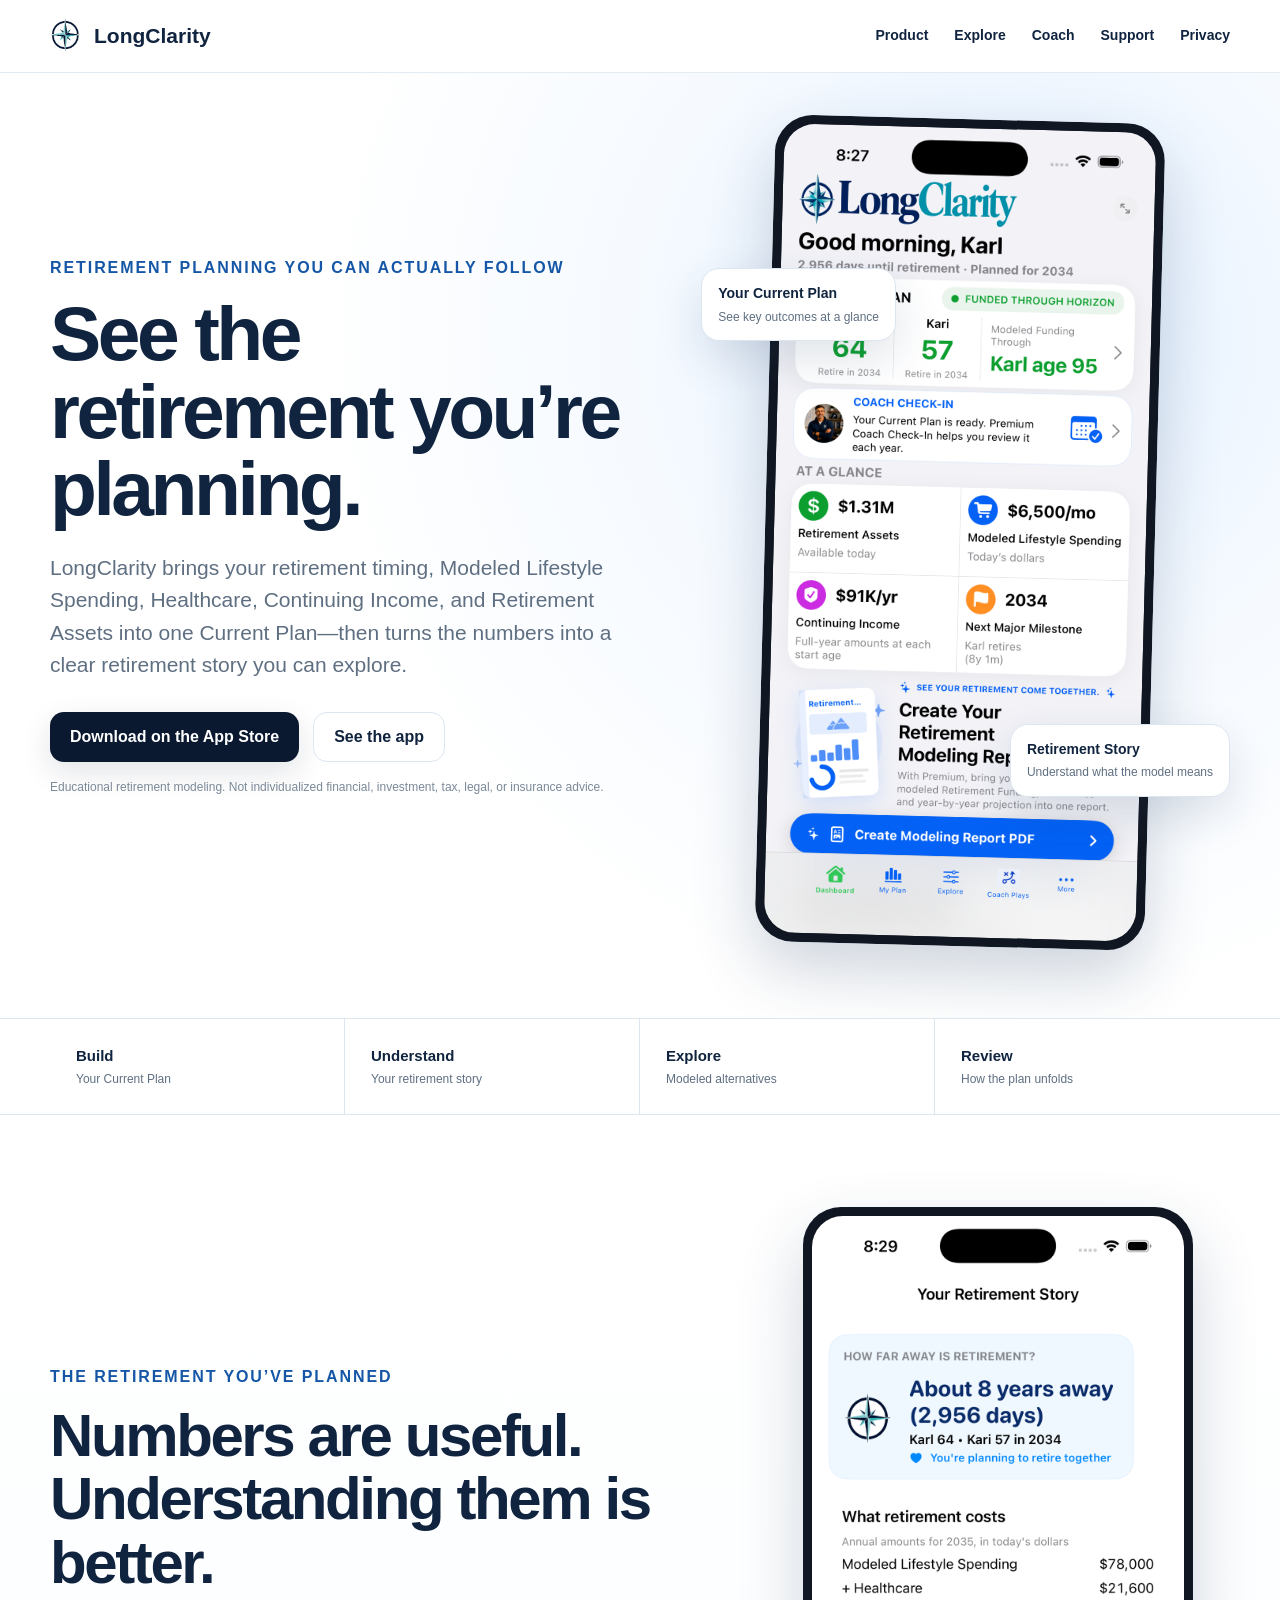
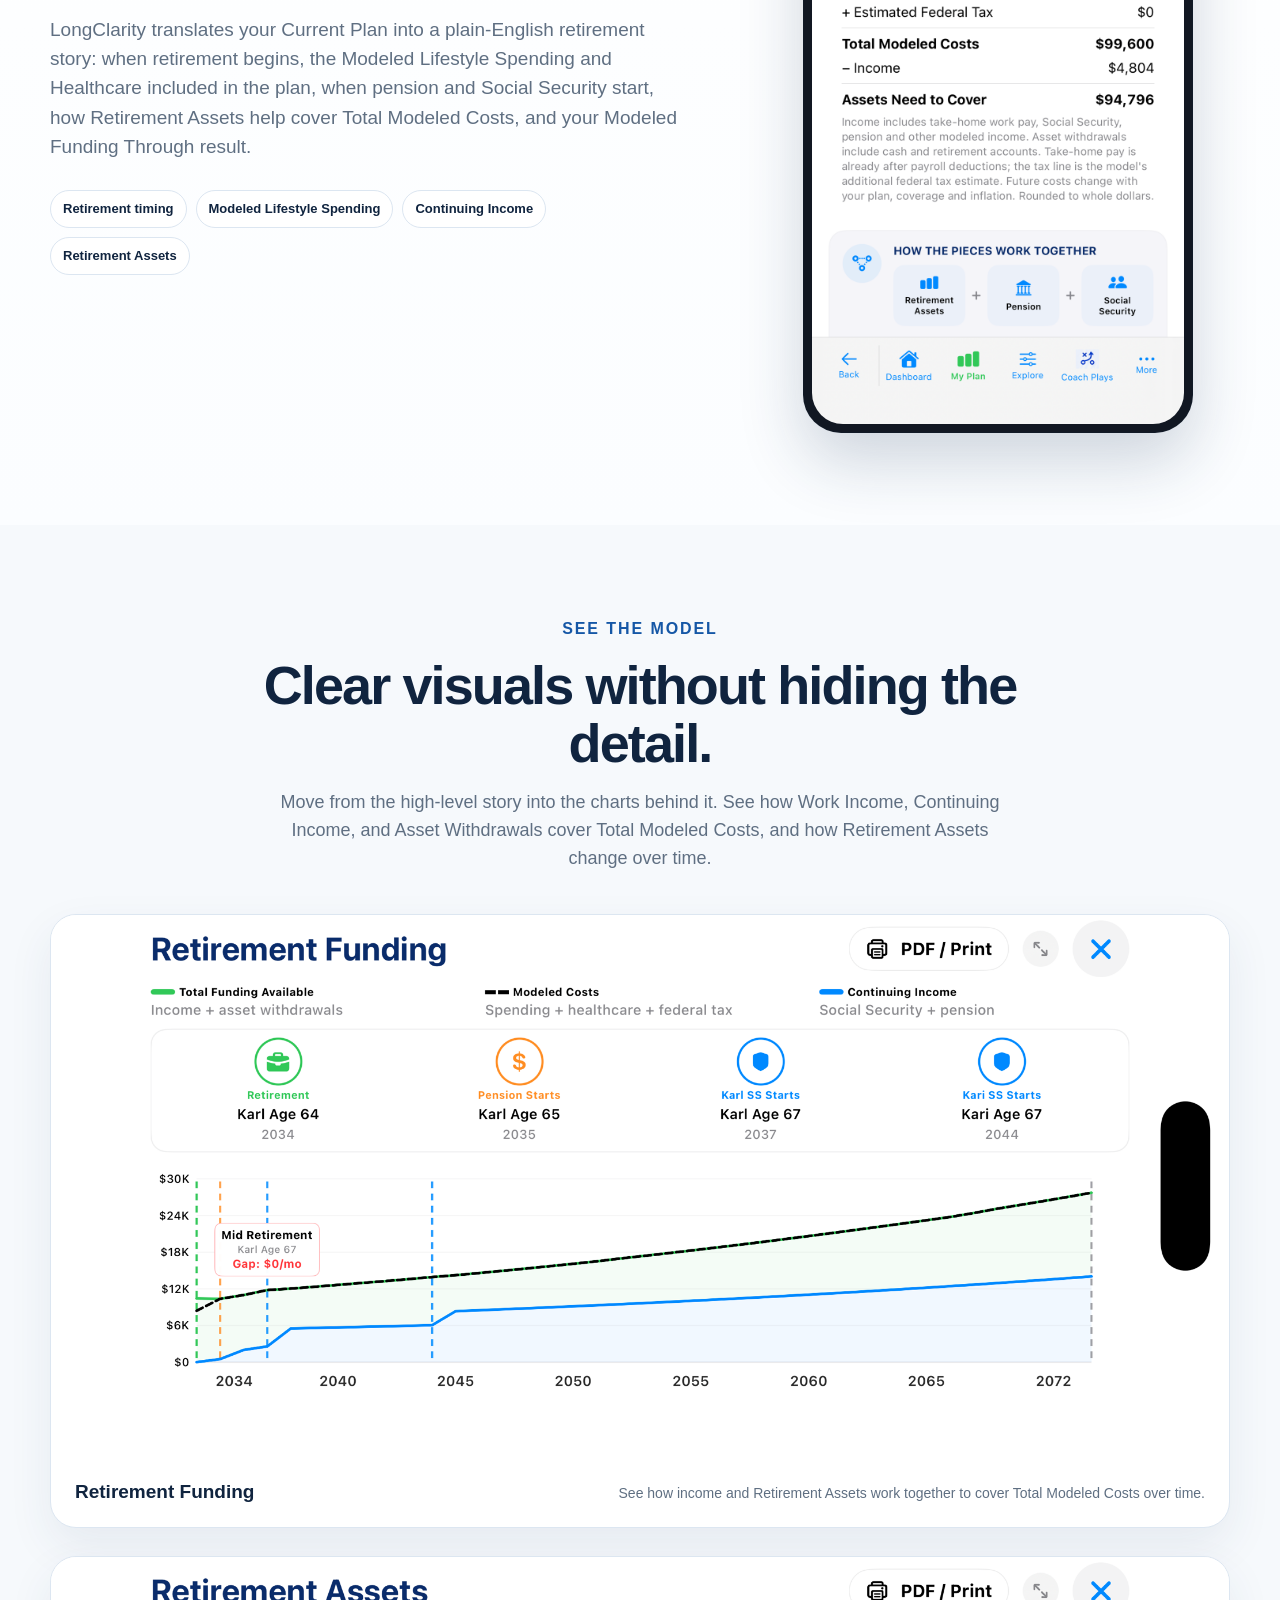
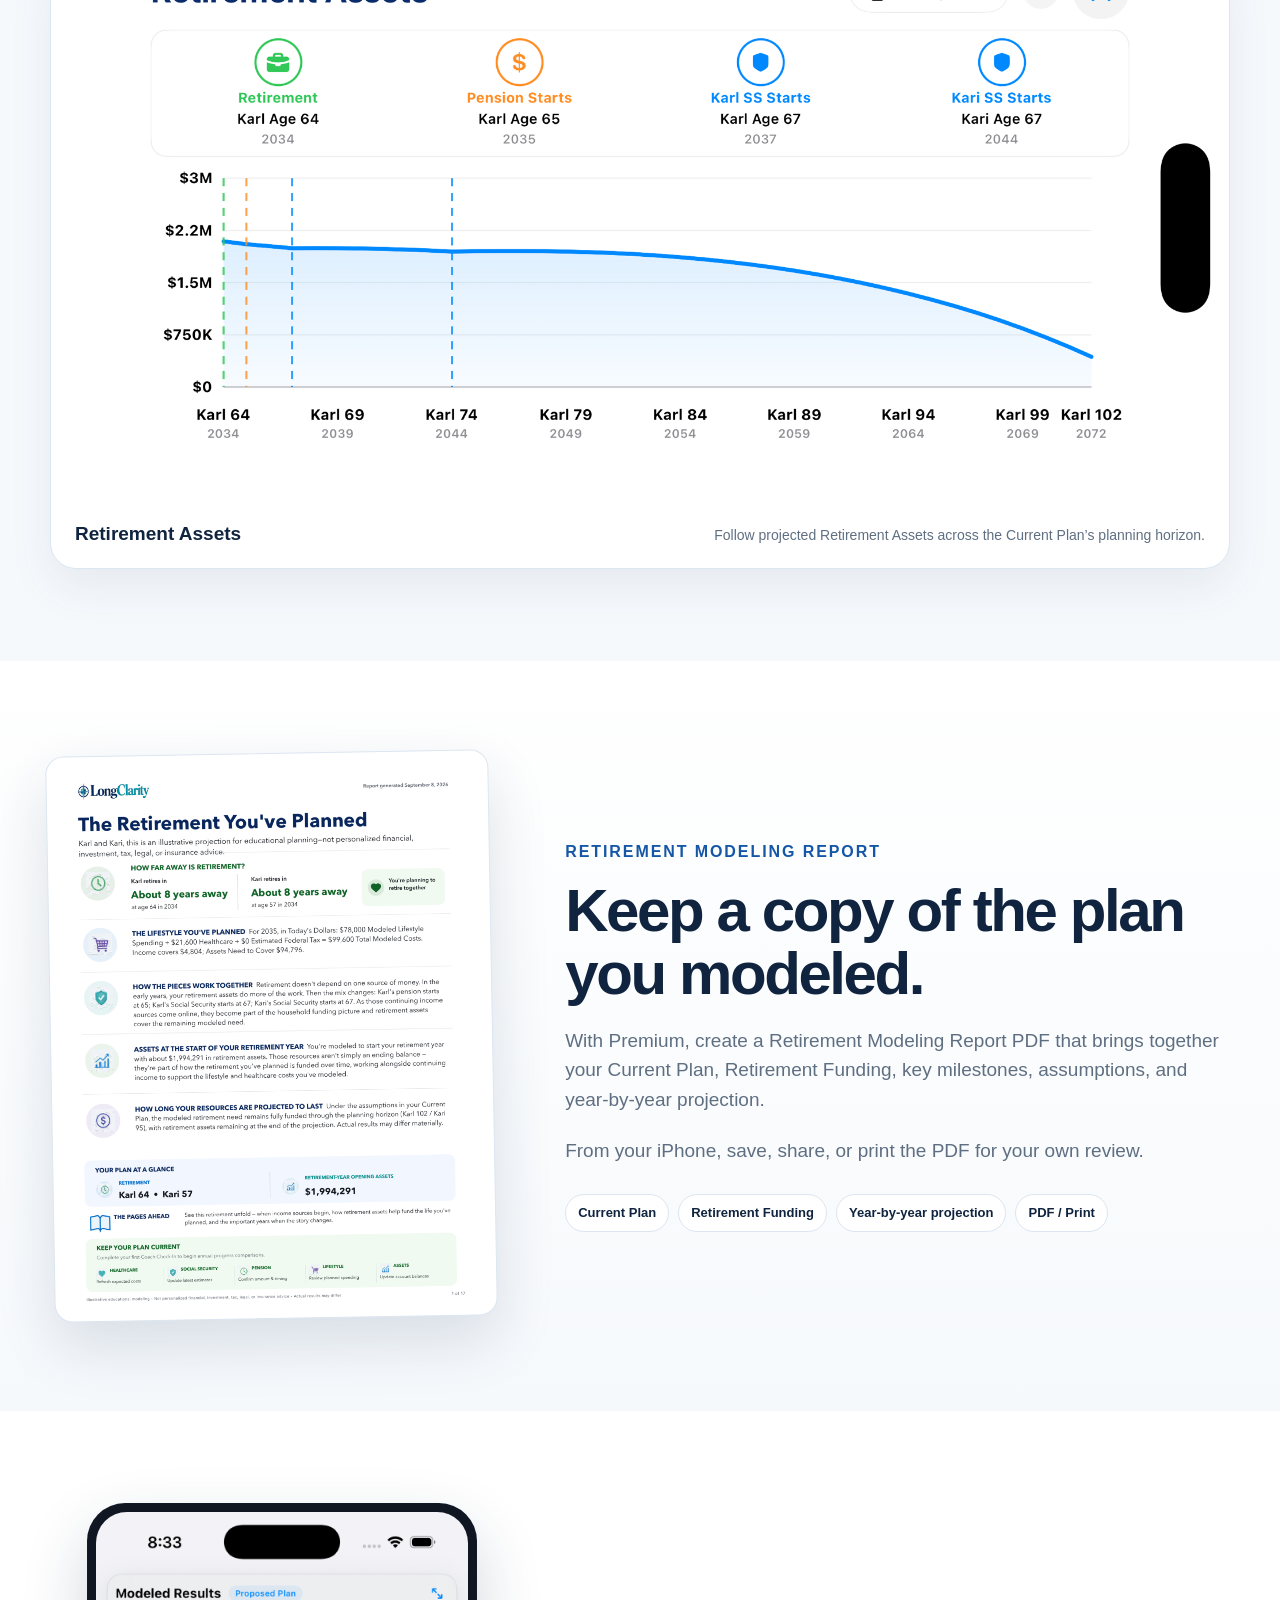
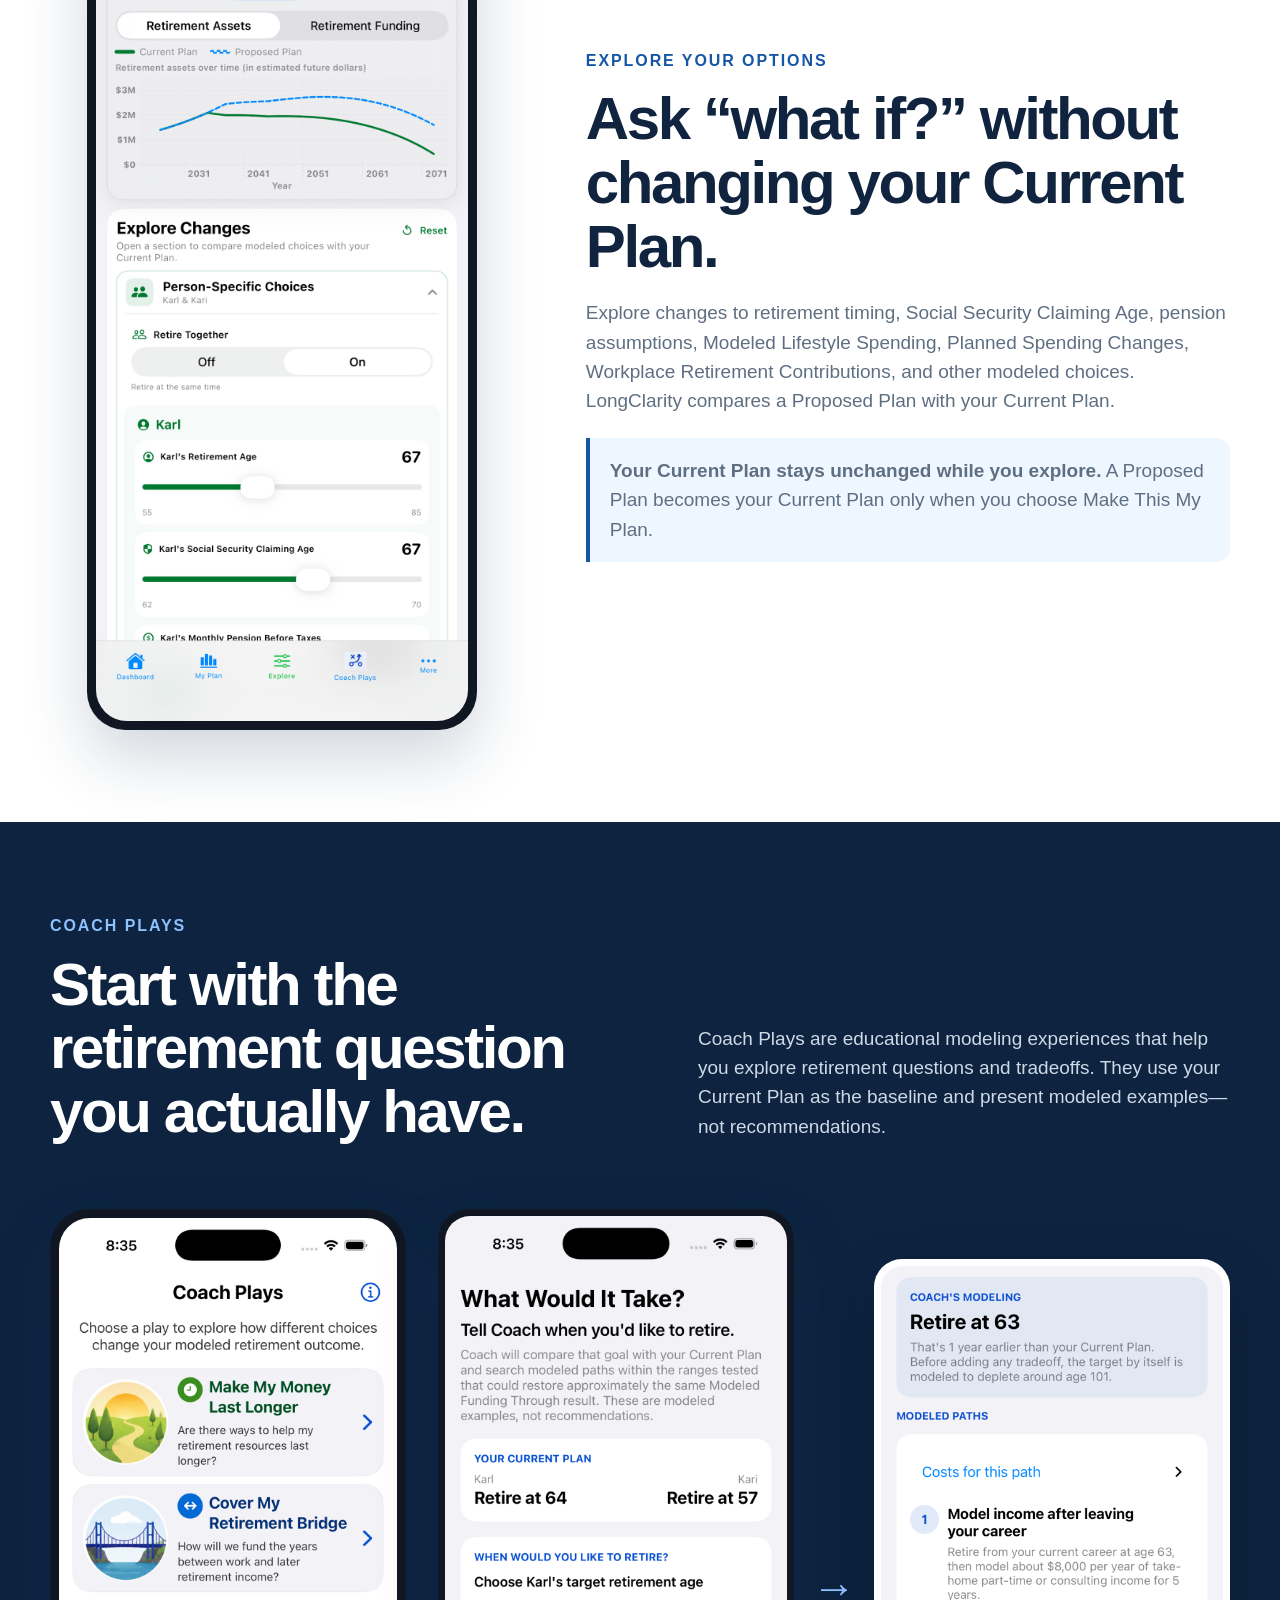
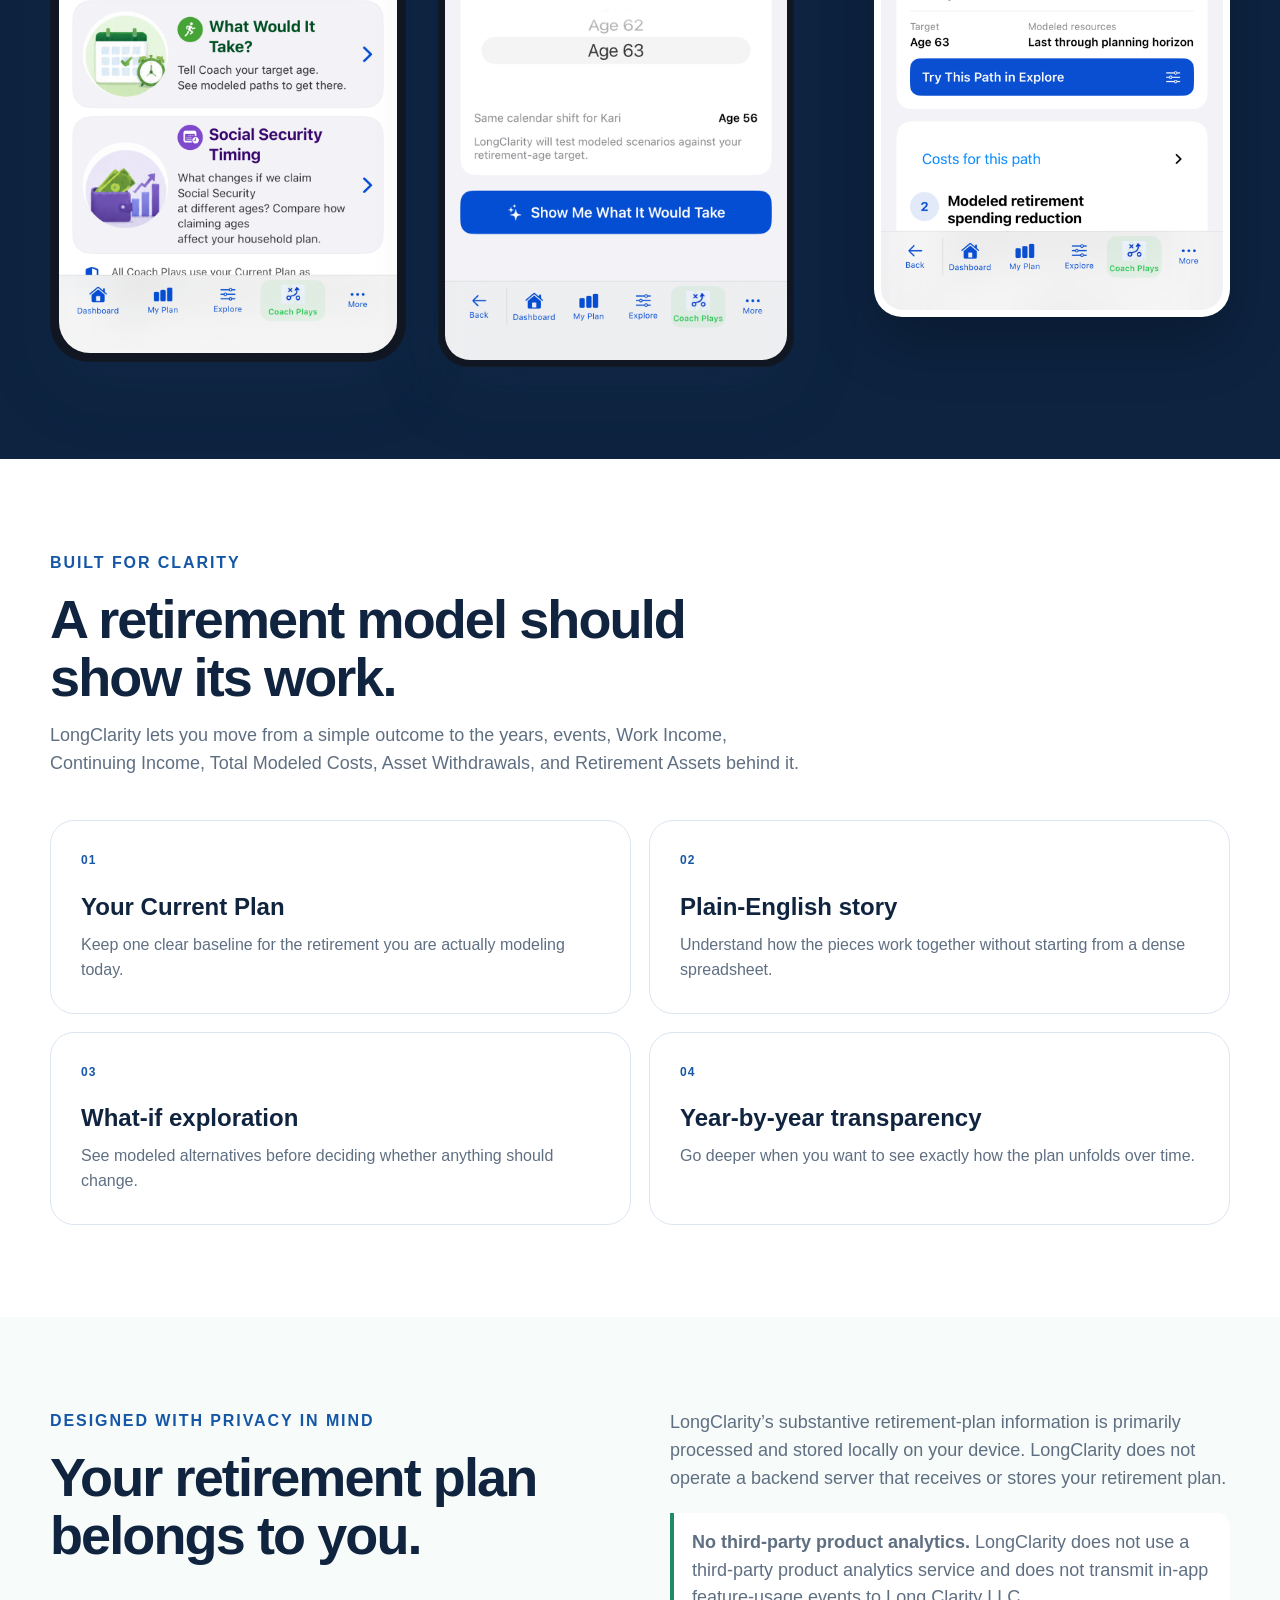
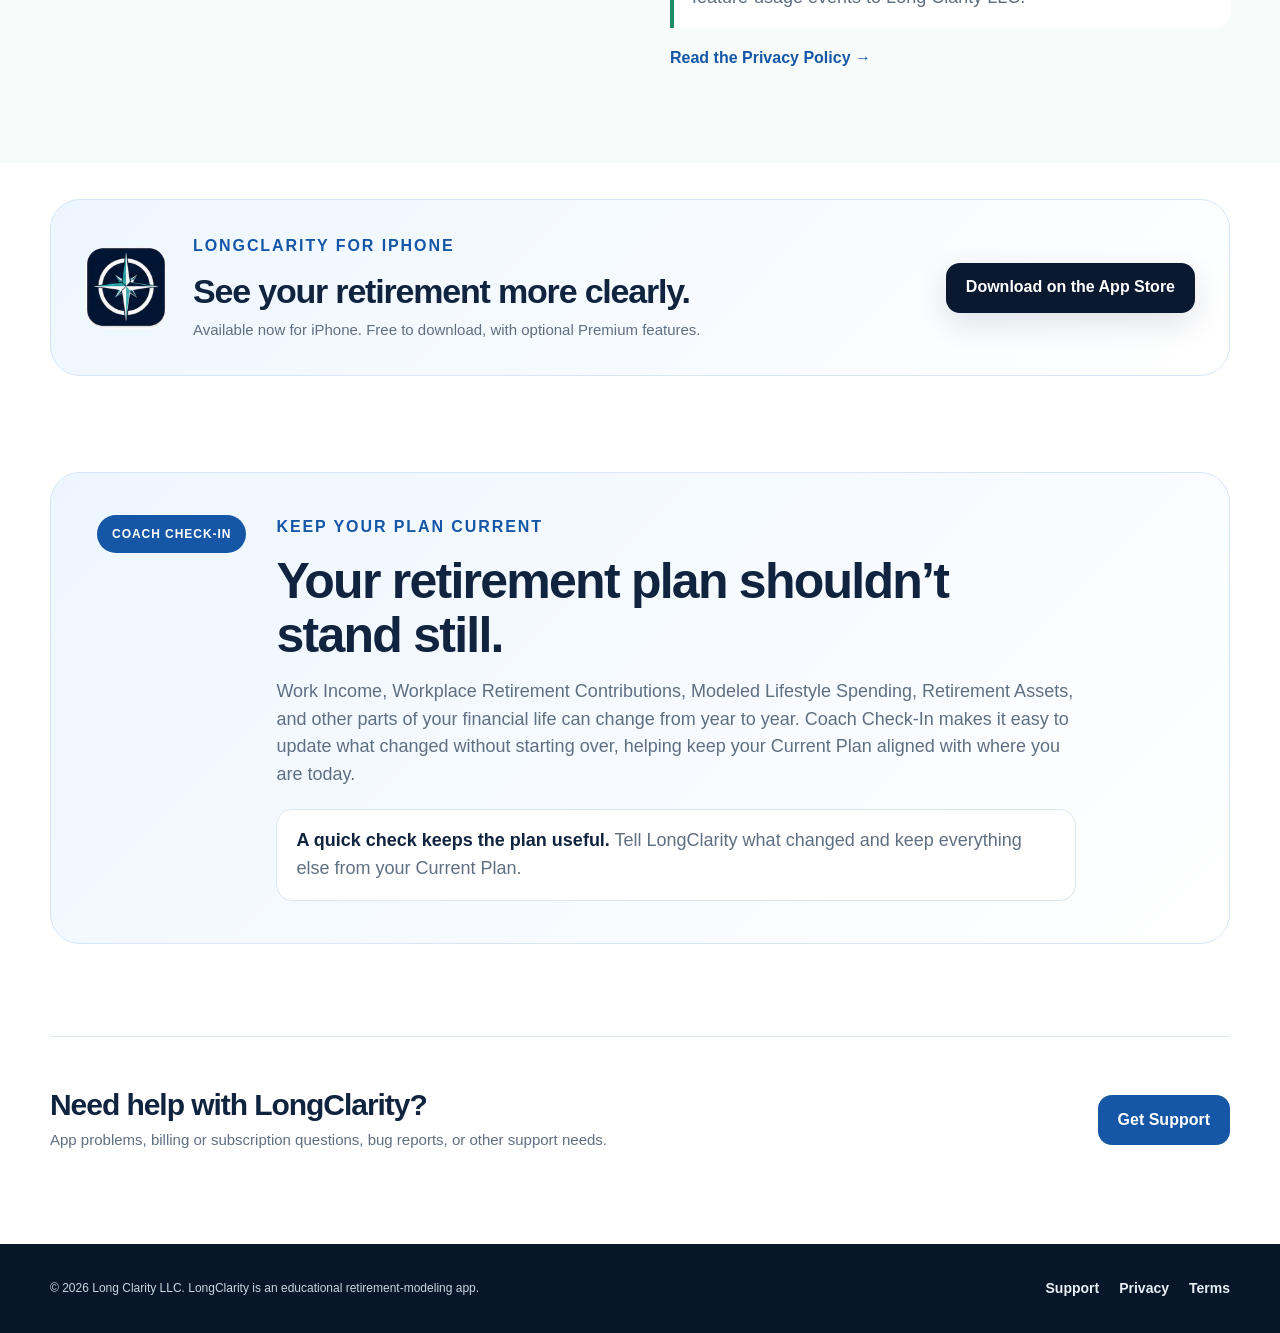
<file: index.html>
<!doctype html>
<html lang="en">
<head>
  <meta charset="utf-8">
  <meta name="viewport" content="width=device-width,initial-scale=1">
  <title>LongClarity — See your retirement more clearly</title>
  <meta name="description" content="LongClarity helps households build, understand, and explore a modeled retirement plan with clear visuals, Coach experiences, and year-by-year transparency.">
  <link rel="stylesheet" href="styles.css">
<!-- Cloudflare Web Analytics: cookie-free homepage visit counts -->
<script type="module" src="https://static.cloudflareinsights.com/beacon.min.js" data-cf-beacon='{"token":"3c93af8394f041a08acbe11e2c0541f8"}'></script>
</head>
<body>
<header class="site-header">
  <div class="wrap nav">
    <a class="brand" href="index.html" aria-label="LongClarity home">
      <img src="assets/brand-mark.png" alt="" class="brand-mark"><span>LongClarity</span>
    </a>
    <nav aria-label="Main navigation">
      <a href="#product">Product</a><a href="#explore">Explore</a><a href="#coach">Coach</a>
      <a href="support.html">Support</a><a class="hide-mobile" href="privacy.html">Privacy</a>
    </nav>
  </div>
</header>

<main>
  <section class="hero">
    <div class="wrap hero-grid">
      <div class="hero-copy">
        <div class="eyebrow">Retirement planning you can actually follow</div>
        <h1>See the retirement you’re planning.</h1>
        <p class="lead">LongClarity brings your retirement timing, Modeled Lifestyle Spending, Healthcare, Continuing Income, and Retirement Assets into one Current Plan—then turns the numbers into a clear retirement story you can explore.</p>
        <div class="hero-actions">
          <a class="app-store-soon" href="https://apps.apple.com/us/app/longclarity/id6818842854" aria-label="Download LongClarity for iPhone on the App Store">Download on the App Store</a>
          <a class="btn secondary" href="#product">See the app</a>
        </div>
        <p class="microcopy">Educational retirement modeling. Not individualized financial, investment, tax, legal, or insurance advice.</p>
      </div>
      <div class="hero-visual actual-product" aria-label="LongClarity Dashboard screenshot">
        <div class="device-shot hero-device"><img src="screenshots/dashboard.png" alt="LongClarity Dashboard showing a household retirement plan, modeled funding, key retirement metrics, Coach Check-In, and retirement plan report."></div>
        <div class="orbit-card orbit-one"><strong>Your Current Plan</strong><span>See key outcomes at a glance</span></div>
        <div class="orbit-card orbit-two"><strong>Retirement Story</strong><span>Understand what the model means</span></div>
      </div>
    </div>
  </section>

  <section class="trust-strip"><div class="wrap trust-grid">
    <div><strong>Build</strong><span>Your Current Plan</span></div>
    <div><strong>Understand</strong><span>Your retirement story</span></div>
    <div><strong>Explore</strong><span>Modeled alternatives</span></div>
    <div><strong>Review</strong><span>How the plan unfolds</span></div>
  </div></section>

  <section id="product" class="section story-section">
    <div class="wrap split-showcase">
      <div class="showcase-copy">
        <div class="eyebrow">The Retirement You’ve Planned</div>
        <h2>Numbers are useful. Understanding them is better.</h2>
        <p>LongClarity translates your Current Plan into a plain-English retirement story: when retirement begins, the Modeled Lifestyle Spending and Healthcare included in the plan, when pension and Social Security start, how Retirement Assets help cover Total Modeled Costs, and your Modeled Funding Through result.</p>
        <div class="mini-points"><span>Retirement timing</span><span>Modeled Lifestyle Spending</span><span>Continuing Income</span><span>Retirement Assets</span></div>
      </div>
      <div class="device-shot tall-shot"><img src="screenshots/retirement-story.png" alt="The Retirement You've Planned screen showing retirement timing, modeled lifestyle spending, pension, Social Security, and retirement assets in plain English."></div>
    </div>
  </section>

  <section class="section section-soft model-section">
    <div class="wrap">
      <div class="section-heading centered">
        <div class="eyebrow">See the model</div>
        <h2>Clear visuals without hiding the detail.</h2>
        <p>Move from the high-level story into the charts behind it. See how Work Income, Continuing Income, and Asset Withdrawals cover Total Modeled Costs, and how Retirement Assets change over time.</p>
      </div>
      <div class="wide-gallery">
        <figure class="wide-shot"><img src="screenshots/retirement-funding.png" alt="LongClarity Retirement Funding chart showing Total Modeled Costs, Continuing Income, Asset Withdrawals, and retirement milestones over time."><figcaption><strong>Retirement Funding</strong><span>See how income and Retirement Assets work together to cover Total Modeled Costs over time.</span></figcaption></figure>
        <figure class="wide-shot"><img src="screenshots/retirement-assets.png" alt="LongClarity Retirement Assets chart showing projected Retirement Assets across the planning horizon."><figcaption><strong>Retirement Assets</strong><span>Follow projected Retirement Assets across the Current Plan’s planning horizon.</span></figcaption></figure>
      </div>
    </div>
  </section>

  <section class="section report-section">
    <div class="wrap report-grid">
      <div class="report-preview"><img src="screenshots/modeling-report.png" alt="First page of a LongClarity Retirement Modeling Report showing a retirement story and Current Plan summary."></div>
      <div class="showcase-copy">
        <div class="eyebrow">Retirement Modeling Report</div>
        <h2>Keep a copy of the plan you modeled.</h2>
        <p>With Premium, create a Retirement Modeling Report PDF that brings together your Current Plan, Retirement Funding, key milestones, assumptions, and year-by-year projection.</p>
        <p>From your iPhone, save, share, or print the PDF for your own review.</p>
        <div class="mini-points"><span>Current Plan</span><span>Retirement Funding</span><span>Year-by-year projection</span><span>PDF / Print</span></div>
      </div>
    </div>
  </section>

  <section id="explore" class="section explore-section">
    <div class="wrap split-showcase reverse">
      <div class="showcase-copy">
        <div class="eyebrow">Explore Your Options</div>
        <h2>Ask “what if?” without changing your Current Plan.</h2>
        <p>Explore changes to retirement timing, Social Security Claiming Age, pension assumptions, Modeled Lifestyle Spending, Planned Spending Changes, Workplace Retirement Contributions, and other modeled choices. LongClarity compares a Proposed Plan with your Current Plan.</p>
        <p class="callout-line"><strong>Your Current Plan stays unchanged while you explore.</strong> A Proposed Plan becomes your Current Plan only when you choose Make This My Plan.</p>
      </div>
      <div class="device-shot tall-shot"><img src="screenshots/explore-proposed.png" alt="Explore Your Options screen comparing Current Plan and Proposed Plan Retirement Assets and showing modeled choices."></div>
    </div>
  </section>

  <section id="coach" class="section coach-section">
    <div class="wrap">
      <div class="coach-heading-grid">
        <div><div class="eyebrow">Coach Plays</div><h2>Start with the retirement question you actually have.</h2></div>
        <p>Coach Plays are educational modeling experiences that help you explore retirement questions and tradeoffs. They use your Current Plan as the baseline and present modeled examples—not recommendations.</p>
      </div>
      <div class="coach-showcase">
        <div class="device-shot coach-list"><img src="screenshots/coach-plays.png" alt="Coach Plays screen with educational retirement modeling experiences including Make My Money Last Longer, Cover My Retirement Bridge, What Would It Take, and Social Security Timing."></div>
        <div class="coach-flow">
          <div class="device-shot coach-step"><img src="screenshots/what-would-it-take.png" alt="What Would It Take Coach Play asking for a target retirement age and comparing it with the Current Plan."></div>
          <div class="flow-arrow" aria-hidden="true">→</div>
          <div class="result-shot"><img src="screenshots/coach-modeled-paths.png" alt="Coach modeled paths for retiring earlier, including a modeled spending reduction path and a combination of smaller choices."></div>
        </div>
      </div>
    </div>
  </section>

  <section class="section why-section">
    <div class="wrap">
      <div class="section-heading"><div class="eyebrow">Built for clarity</div><h2>A retirement model should show its work.</h2><p>LongClarity lets you move from a simple outcome to the years, events, Work Income, Continuing Income, Total Modeled Costs, Asset Withdrawals, and Retirement Assets behind it.</p></div>
      <div class="feature-grid">
        <article class="feature-card"><div class="feature-num">01</div><h3>Your Current Plan</h3><p>Keep one clear baseline for the retirement you are actually modeling today.</p></article>
        <article class="feature-card"><div class="feature-num">02</div><h3>Plain-English story</h3><p>Understand how the pieces work together without starting from a dense spreadsheet.</p></article>
        <article class="feature-card"><div class="feature-num">03</div><h3>What-if exploration</h3><p>See modeled alternatives before deciding whether anything should change.</p></article>
        <article class="feature-card"><div class="feature-num">04</div><h3>Year-by-year transparency</h3><p>Go deeper when you want to see exactly how the plan unfolds over time.</p></article>
      </div>
    </div>
  </section>

  <section class="section privacy-feature">
    <div class="wrap privacy-grid"><div><div class="eyebrow">Designed with privacy in mind</div><h2>Your retirement plan belongs to you.</h2></div><div><p>LongClarity’s substantive retirement-plan information is primarily processed and stored locally on your device. LongClarity does not operate a backend server that receives or stores your retirement plan.</p><p class="privacy-note"><strong>No third-party product analytics.</strong> LongClarity does not use a third-party product analytics service and does not transmit in-app feature-usage events to Long Clarity LLC.</p><a class="text-link" href="privacy.html">Read the Privacy Policy →</a></div></div>
  </section>

  <section class="cta-section"><div class="wrap cta-card">
    <img src="assets/app-icon.png" alt="LongClarity app icon" class="cta-icon">
    <div><div class="eyebrow">LongClarity for iPhone</div><h2>See your retirement more clearly.</h2><p>Available now for iPhone. Free to download, with optional Premium features.</p></div>
    <a class="app-store-soon" href="https://apps.apple.com/us/app/longclarity/id6818842854" aria-label="Download LongClarity for iPhone on the App Store">Download on the App Store</a>
  </div></section>

  <section class="section checkin-feature">
    <div class="wrap checkin-card">
      <div class="checkin-badge">Coach Check-In</div>
      <div class="checkin-copy">
        <div class="eyebrow">Keep your plan current</div>
        <h2>Your retirement plan shouldn’t stand still.</h2>
        <p>Work Income, Workplace Retirement Contributions, Modeled Lifestyle Spending, Retirement Assets, and other parts of your financial life can change from year to year. Coach Check-In makes it easy to update what changed without starting over, helping keep your Current Plan aligned with where you are today.</p>
        <p class="checkin-note"><strong>A quick check keeps the plan useful.</strong> Tell LongClarity what changed and keep everything else from your Current Plan.</p>
      </div>
    </div>
  </section>

  <section class="section support-mini"><div class="wrap support-inline"><div><h2>Need help with LongClarity?</h2><p>App problems, billing or subscription questions, bug reports, or other support needs.</p></div><a class="btn primary" href="support.html">Get Support</a></div></section>
</main>

<footer><div class="wrap foot"><div>© 2026 Long Clarity LLC. LongClarity is an educational retirement-modeling app.</div><div class="footlinks"><a href="support.html">Support</a><a href="privacy.html">Privacy</a><a href="terms.html">Terms</a></div></div></footer>
</body>
</html>
</file>
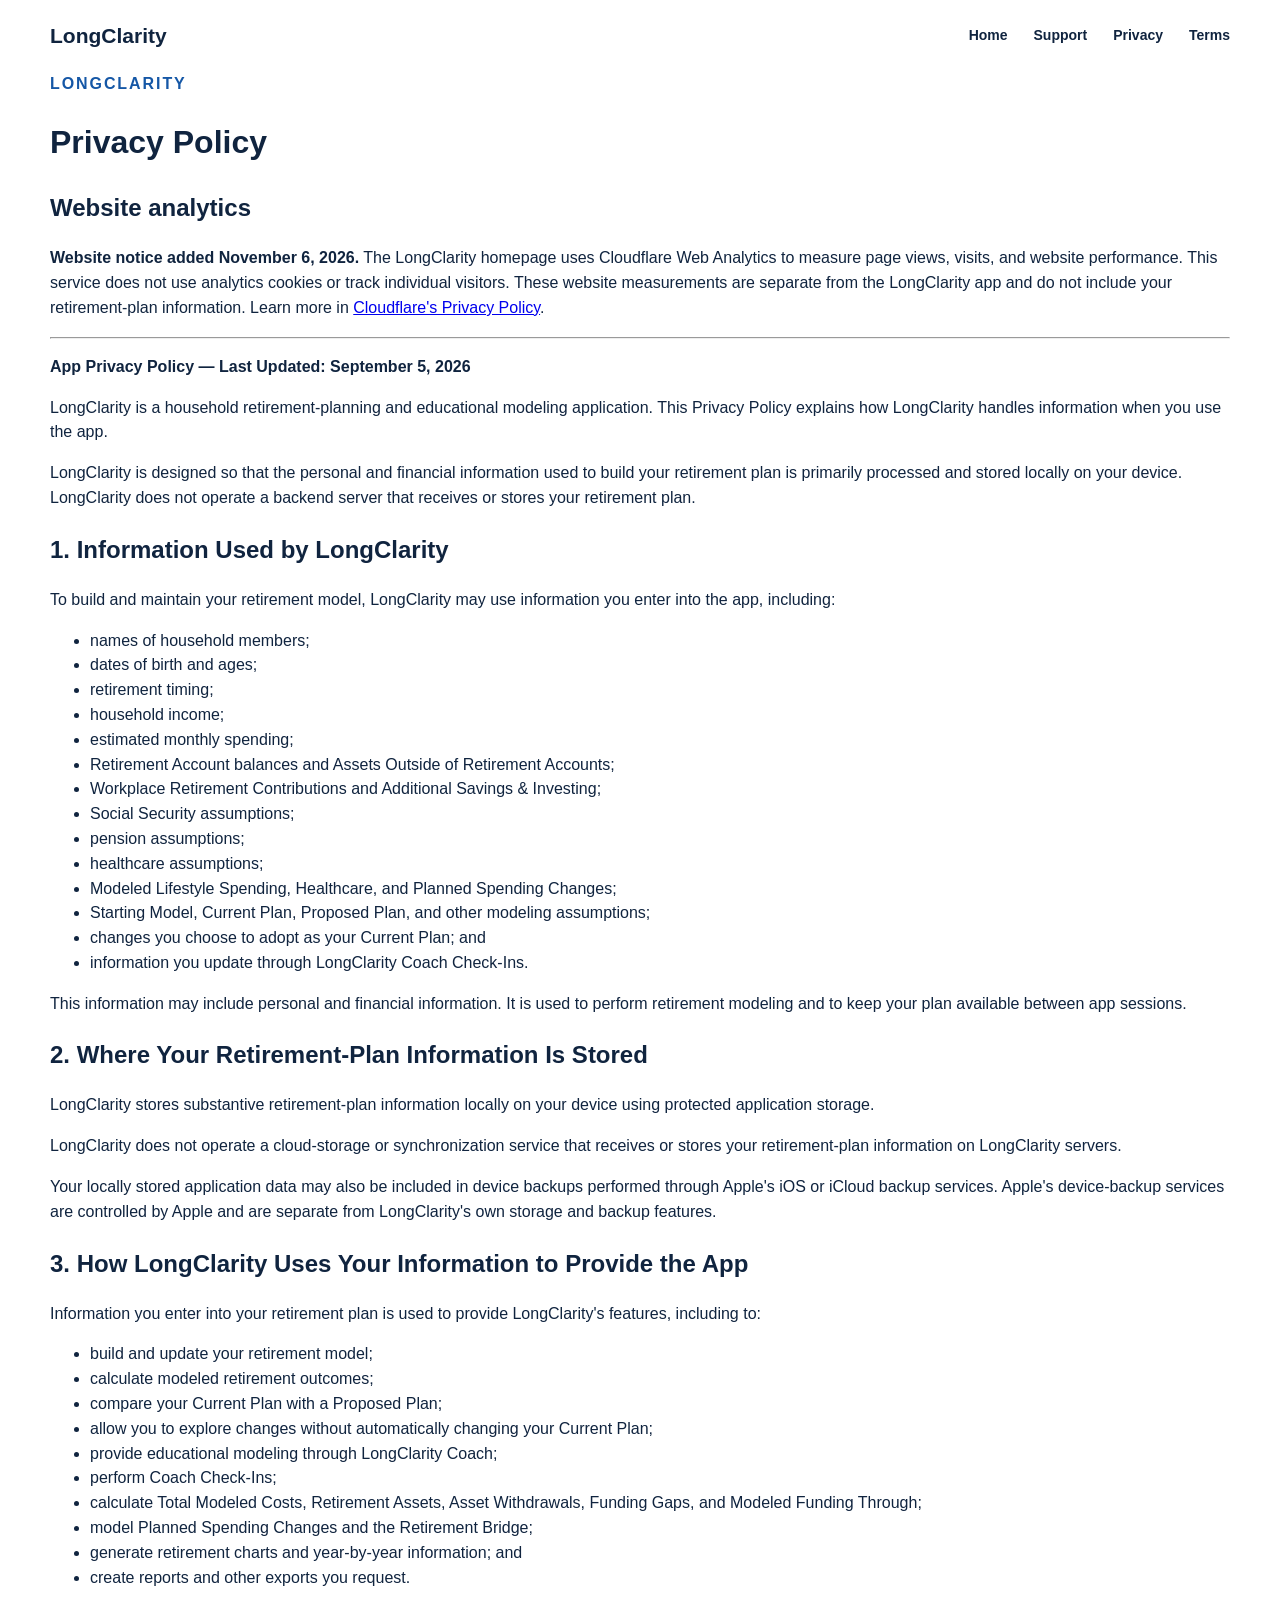
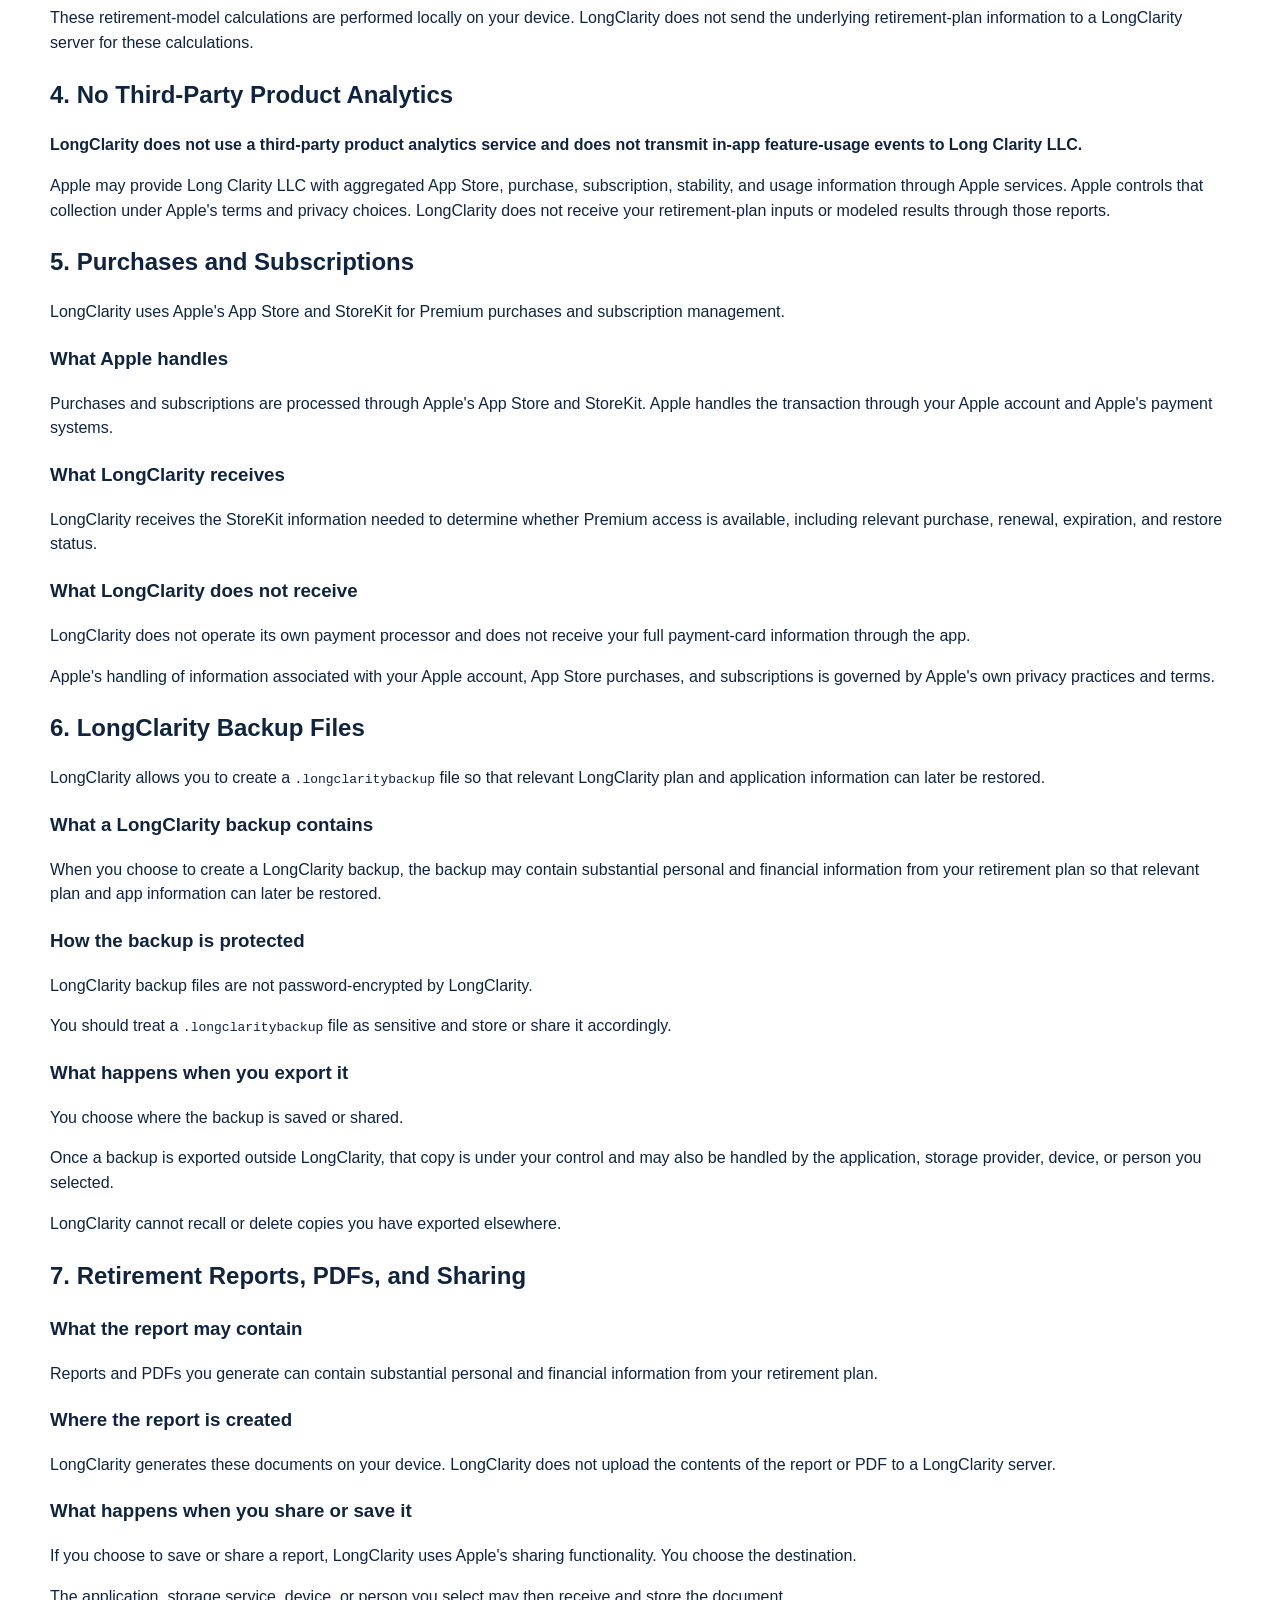
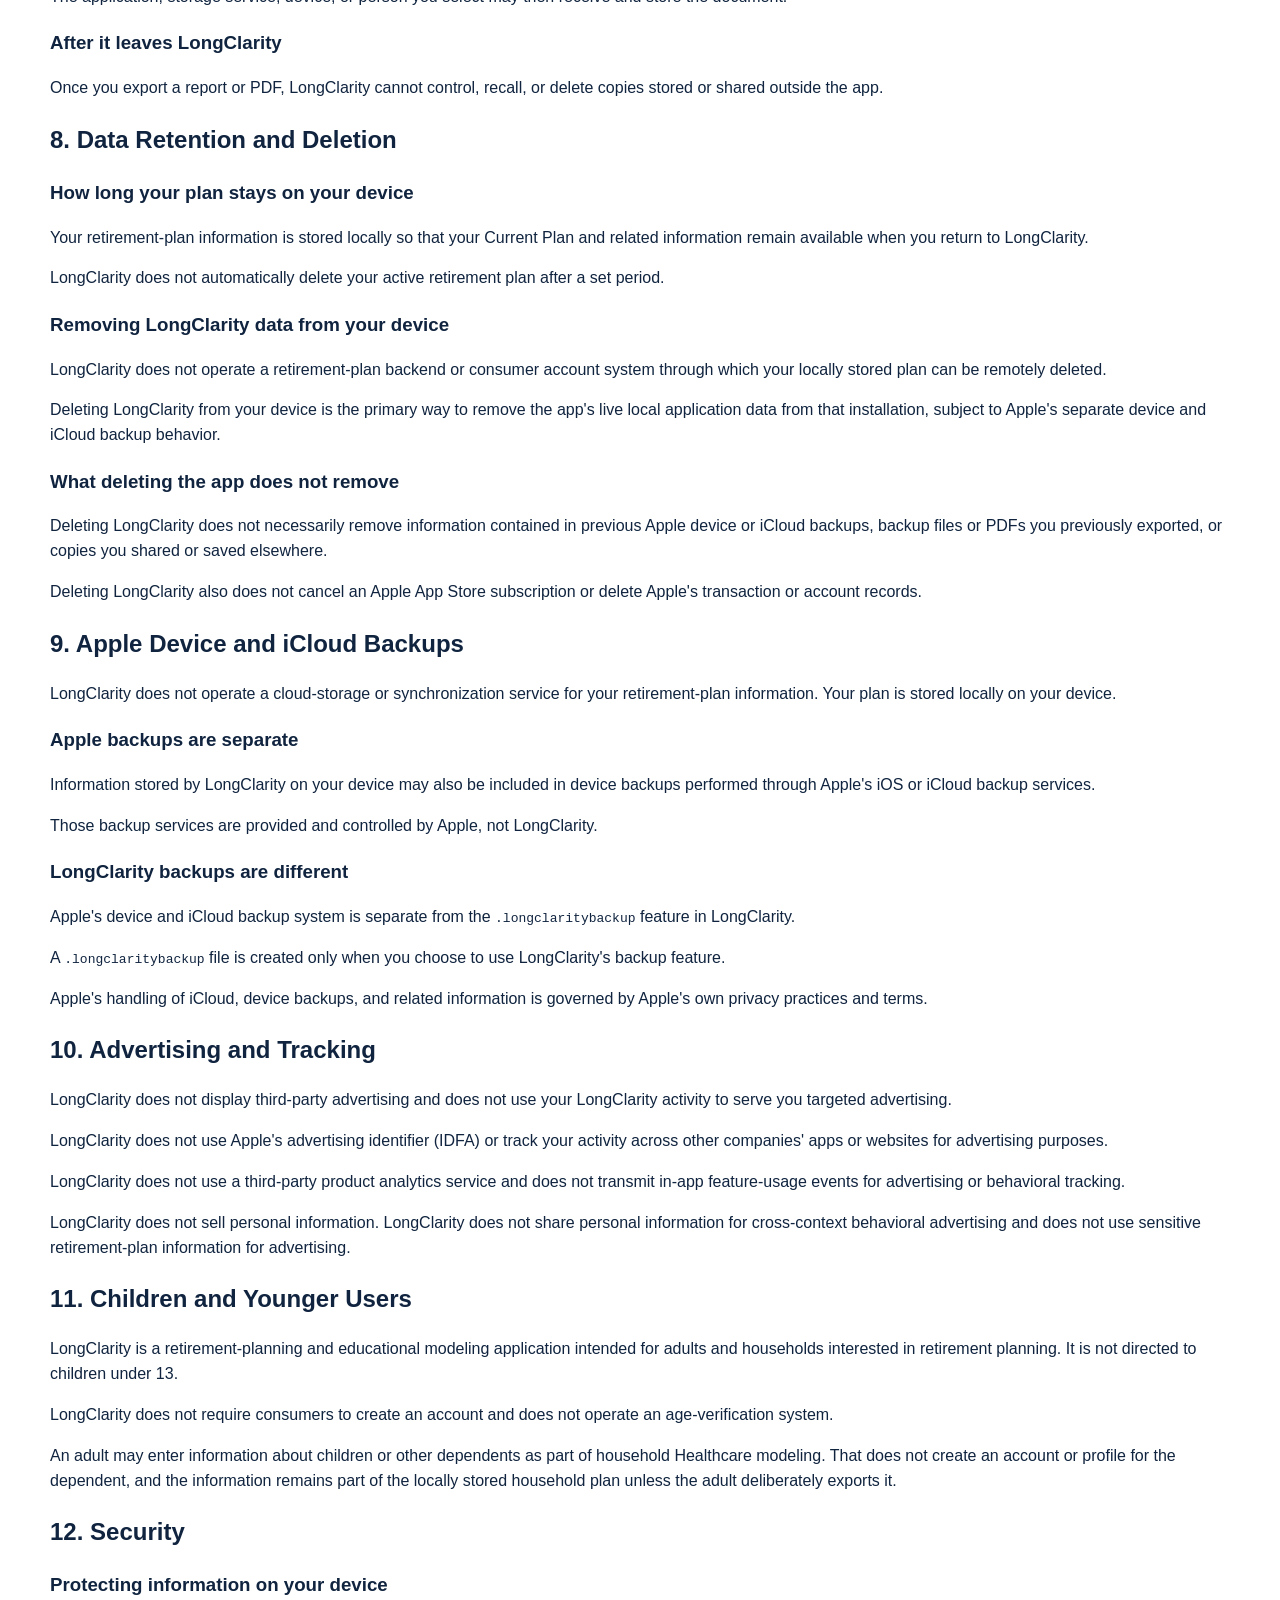
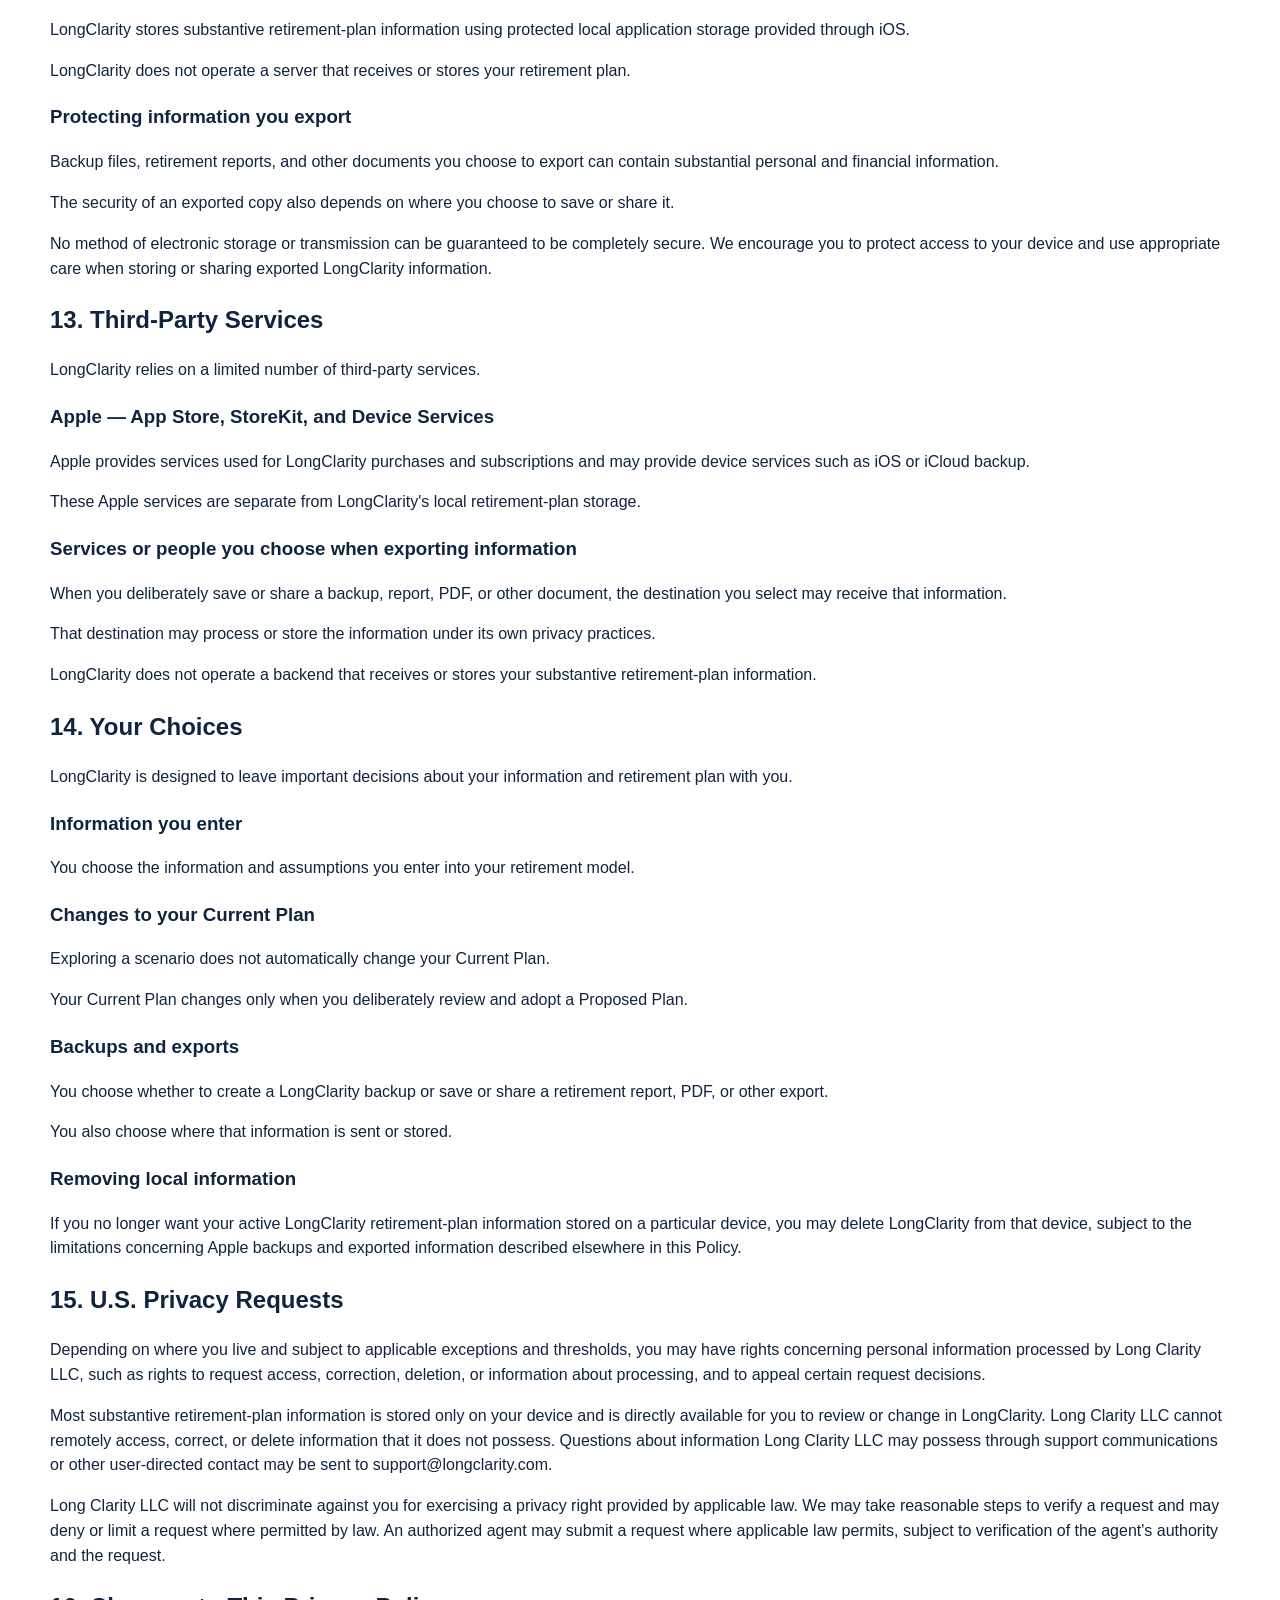
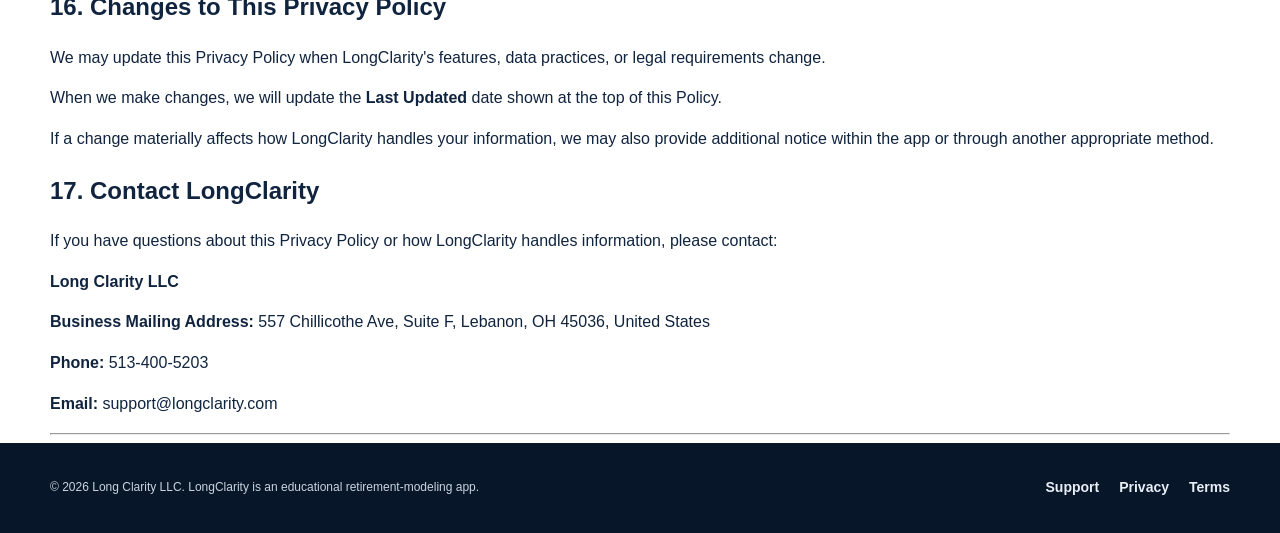
<file: privacy.html>
<!doctype html>
<html lang="en">
<head>
  <meta charset="utf-8">
  <meta name="viewport" content="width=device-width,initial-scale=1">
  <title>Privacy Policy — LongClarity</title>
  <meta name="description" content="LongClarity retirement-planning and educational modeling app.">
  <link rel="stylesheet" href="styles.css">
</head>
<body>
<header><div class="wrap nav"><a class="brand" href="index.html">LongClarity</a><nav><a href="index.html">Home</a><a href="support.html">Support</a><a class="hide-mobile" href="privacy.html">Privacy</a><a class="hide-mobile" href="terms.html">Terms</a></nav></div></header>
<div class="pagehead"><div class="wrap"><div class="eyebrow">LongClarity</div><h1>Privacy Policy</h1></div></div>
<main class="content"><div class="wrap"><article class="prose">
<section aria-label="Website analytics notice">
<h2>Website analytics</h2>
<p><strong>Website notice added November 6, 2026.</strong> The LongClarity homepage uses Cloudflare Web Analytics to measure page views, visits, and website performance. This service does not use analytics cookies or track individual visitors. These website measurements are separate from the LongClarity app and do not include your retirement-plan information. Learn more in <a href="https://www.cloudflare.com/privacypolicy/">Cloudflare's Privacy Policy</a>.</p>
</section>
<hr>
<p><strong>App Privacy Policy — Last Updated: September 5, 2026</strong></p>
<p>LongClarity is a household retirement-planning and educational modeling application. This Privacy Policy explains how LongClarity handles information when you use the app.</p>
<p>LongClarity is designed so that the personal and financial information used to build your retirement plan is primarily processed and stored locally on your device. LongClarity does not operate a backend server that receives or stores your retirement plan.</p>
<h2>1. Information Used by LongClarity</h2>
<p>To build and maintain your retirement model, LongClarity may use information you enter into the app, including:</p>
<ul>
<li>names of household members;</li>
<li>dates of birth and ages;</li>
<li>retirement timing;</li>
<li>household income;</li>
<li>estimated monthly spending;</li>
<li>Retirement Account balances and Assets Outside of Retirement Accounts;</li>
<li>Workplace Retirement Contributions and Additional Savings &amp; Investing;</li>
<li>Social Security assumptions;</li>
<li>pension assumptions;</li>
<li>healthcare assumptions;</li>
<li>Modeled Lifestyle Spending, Healthcare, and Planned Spending Changes;</li>
<li>Starting Model, Current Plan, Proposed Plan, and other modeling assumptions;</li>
<li>changes you choose to adopt as your Current Plan; and</li>
<li>information you update through LongClarity Coach Check-Ins.</li>
</ul>
<p>This information may include personal and financial information. It is used to perform retirement modeling and to keep your plan available between app sessions.</p>
<h2>2. Where Your Retirement-Plan Information Is Stored</h2>
<p>LongClarity stores substantive retirement-plan information locally on your device using protected application storage.</p>
<p>LongClarity does not operate a cloud-storage or synchronization service that receives or stores your retirement-plan information on LongClarity servers.</p>
<p>Your locally stored application data may also be included in device backups performed through Apple's iOS or iCloud backup services. Apple's device-backup services are controlled by Apple and are separate from LongClarity's own storage and backup features.</p>
<h2>3. How LongClarity Uses Your Information to Provide the App</h2>
<p>Information you enter into your retirement plan is used to provide LongClarity's features, including to:</p>
<ul>
<li>build and update your retirement model;</li>
<li>calculate modeled retirement outcomes;</li>
<li>compare your Current Plan with a Proposed Plan;</li>
<li>allow you to explore changes without automatically changing your Current Plan;</li>
<li>provide educational modeling through LongClarity Coach;</li>
<li>perform Coach Check-Ins;</li>
<li>calculate Total Modeled Costs, Retirement Assets, Asset Withdrawals, Funding Gaps, and Modeled Funding Through;</li>
<li>model Planned Spending Changes and the Retirement Bridge;</li>
<li>generate retirement charts and year-by-year information; and</li>
<li>create reports and other exports you request.</li>
</ul>
<p>These retirement-model calculations are performed locally on your device. LongClarity does not send the underlying retirement-plan information to a LongClarity server for these calculations.</p>
<h2>4. No Third-Party Product Analytics</h2>
<p><strong>LongClarity does not use a third-party product analytics service and does not transmit in-app feature-usage events to Long Clarity LLC.</strong></p>
<p>Apple may provide Long Clarity LLC with aggregated App Store, purchase, subscription, stability, and usage information through Apple services. Apple controls that collection under Apple's terms and privacy choices. LongClarity does not receive your retirement-plan inputs or modeled results through those reports.</p>
<h2>5. Purchases and Subscriptions</h2>
<p>LongClarity uses Apple's App Store and StoreKit for Premium purchases and subscription management.</p>
<h3>What Apple handles</h3>
<p>Purchases and subscriptions are processed through Apple's App Store and StoreKit. Apple handles the transaction through your Apple account and Apple's payment systems.</p>
<h3>What LongClarity receives</h3>
<p>LongClarity receives the StoreKit information needed to determine whether Premium access is available, including relevant purchase, renewal, expiration, and restore status.</p>
<h3>What LongClarity does not receive</h3>
<p>LongClarity does not operate its own payment processor and does not receive your full payment-card information through the app.</p>
<p>Apple's handling of information associated with your Apple account, App Store purchases, and subscriptions is governed by Apple's own privacy practices and terms.</p>
<h2>6. LongClarity Backup Files</h2>
<p>LongClarity allows you to create a <code>.longclaritybackup</code> file so that relevant LongClarity plan and application information can later be restored.</p>
<h3>What a LongClarity backup contains</h3>
<p>When you choose to create a LongClarity backup, the backup may contain substantial personal and financial information from your retirement plan so that relevant plan and app information can later be restored.</p>
<h3>How the backup is protected</h3>
<p>LongClarity backup files are not password-encrypted by LongClarity.</p>
<p>You should treat a <code>.longclaritybackup</code> file as sensitive and store or share it accordingly.</p>
<h3>What happens when you export it</h3>
<p>You choose where the backup is saved or shared.</p>
<p>Once a backup is exported outside LongClarity, that copy is under your control and may also be handled by the application, storage provider, device, or person you selected.</p>
<p>LongClarity cannot recall or delete copies you have exported elsewhere.</p>
<h2>7. Retirement Reports, PDFs, and Sharing</h2>
<h3>What the report may contain</h3>
<p>Reports and PDFs you generate can contain substantial personal and financial information from your retirement plan.</p>
<h3>Where the report is created</h3>
<p>LongClarity generates these documents on your device. LongClarity does not upload the contents of the report or PDF to a LongClarity server.</p>
<h3>What happens when you share or save it</h3>
<p>If you choose to save or share a report, LongClarity uses Apple's sharing functionality. You choose the destination.</p>
<p>The application, storage service, device, or person you select may then receive and store the document.</p>
<h3>After it leaves LongClarity</h3>
<p>Once you export a report or PDF, LongClarity cannot control, recall, or delete copies stored or shared outside the app.</p>
<h2>8. Data Retention and Deletion</h2>
<h3>How long your plan stays on your device</h3>
<p>Your retirement-plan information is stored locally so that your Current Plan and related information remain available when you return to LongClarity.</p>
<p>LongClarity does not automatically delete your active retirement plan after a set period.</p>
<h3>Removing LongClarity data from your device</h3>
<p>LongClarity does not operate a retirement-plan backend or consumer account system through which your locally stored plan can be remotely deleted.</p>
<p>Deleting LongClarity from your device is the primary way to remove the app's live local application data from that installation, subject to Apple's separate device and iCloud backup behavior.</p>
<h3>What deleting the app does not remove</h3>
<p>Deleting LongClarity does not necessarily remove information contained in previous Apple device or iCloud backups, backup files or PDFs you previously exported, or copies you shared or saved elsewhere.</p>
<p>Deleting LongClarity also does not cancel an Apple App Store subscription or delete Apple's transaction or account records.</p>
<h2>9. Apple Device and iCloud Backups</h2>
<p>LongClarity does not operate a cloud-storage or synchronization service for your retirement-plan information. Your plan is stored locally on your device.</p>
<h3>Apple backups are separate</h3>
<p>Information stored by LongClarity on your device may also be included in device backups performed through Apple's iOS or iCloud backup services.</p>
<p>Those backup services are provided and controlled by Apple, not LongClarity.</p>
<h3>LongClarity backups are different</h3>
<p>Apple's device and iCloud backup system is separate from the <code>.longclaritybackup</code> feature in LongClarity.</p>
<p>A <code>.longclaritybackup</code> file is created only when you choose to use LongClarity's backup feature.</p>
<p>Apple's handling of iCloud, device backups, and related information is governed by Apple's own privacy practices and terms.</p>
<h2>10. Advertising and Tracking</h2>
<p>LongClarity does not display third-party advertising and does not use your LongClarity activity to serve you targeted advertising.</p>
<p>LongClarity does not use Apple's advertising identifier (IDFA) or track your activity across other companies' apps or websites for advertising purposes.</p>
<p>LongClarity does not use a third-party product analytics service and does not transmit in-app feature-usage events for advertising or behavioral tracking.</p>
<p>LongClarity does not sell personal information. LongClarity does not share personal information for cross-context behavioral advertising and does not use sensitive retirement-plan information for advertising.</p>
<h2>11. Children and Younger Users</h2>
<p>LongClarity is a retirement-planning and educational modeling application intended for adults and households interested in retirement planning. It is not directed to children under 13.</p>
<p>LongClarity does not require consumers to create an account and does not operate an age-verification system.</p>
<p>An adult may enter information about children or other dependents as part of household Healthcare modeling. That does not create an account or profile for the dependent, and the information remains part of the locally stored household plan unless the adult deliberately exports it.</p>
<h2>12. Security</h2>
<h3>Protecting information on your device</h3>
<p>LongClarity stores substantive retirement-plan information using protected local application storage provided through iOS.</p>
<p>LongClarity does not operate a server that receives or stores your retirement plan.</p>
<h3>Protecting information you export</h3>
<p>Backup files, retirement reports, and other documents you choose to export can contain substantial personal and financial information.</p>
<p>The security of an exported copy also depends on where you choose to save or share it.</p>
<p>No method of electronic storage or transmission can be guaranteed to be completely secure. We encourage you to protect access to your device and use appropriate care when storing or sharing exported LongClarity information.</p>
<h2>13. Third-Party Services</h2>
<p>LongClarity relies on a limited number of third-party services.</p>
<h3>Apple — App Store, StoreKit, and Device Services</h3>
<p>Apple provides services used for LongClarity purchases and subscriptions and may provide device services such as iOS or iCloud backup.</p>
<p>These Apple services are separate from LongClarity's local retirement-plan storage.</p>
<h3>Services or people you choose when exporting information</h3>
<p>When you deliberately save or share a backup, report, PDF, or other document, the destination you select may receive that information.</p>
<p>That destination may process or store the information under its own privacy practices.</p>
<p>LongClarity does not operate a backend that receives or stores your substantive retirement-plan information.</p>
<h2>14. Your Choices</h2>
<p>LongClarity is designed to leave important decisions about your information and retirement plan with you.</p>
<h3>Information you enter</h3>
<p>You choose the information and assumptions you enter into your retirement model.</p>
<h3>Changes to your Current Plan</h3>
<p>Exploring a scenario does not automatically change your Current Plan.</p>
<p>Your Current Plan changes only when you deliberately review and adopt a Proposed Plan.</p>
<h3>Backups and exports</h3>
<p>You choose whether to create a LongClarity backup or save or share a retirement report, PDF, or other export.</p>
<p>You also choose where that information is sent or stored.</p>
<h3>Removing local information</h3>
<p>If you no longer want your active LongClarity retirement-plan information stored on a particular device, you may delete LongClarity from that device, subject to the limitations concerning Apple backups and exported information described elsewhere in this Policy.</p>
<h2>15. U.S. Privacy Requests</h2>
<p>Depending on where you live and subject to applicable exceptions and thresholds, you may have rights concerning personal information processed by Long Clarity LLC, such as rights to request access, correction, deletion, or information about processing, and to appeal certain request decisions.</p>
<p>Most substantive retirement-plan information is stored only on your device and is directly available for you to review or change in LongClarity. Long Clarity LLC cannot remotely access, correct, or delete information that it does not possess. Questions about information Long Clarity LLC may possess through support communications or other user-directed contact may be sent to support@longclarity.com.</p>
<p>Long Clarity LLC will not discriminate against you for exercising a privacy right provided by applicable law. We may take reasonable steps to verify a request and may deny or limit a request where permitted by law. An authorized agent may submit a request where applicable law permits, subject to verification of the agent's authority and the request.</p>
<h2>16. Changes to This Privacy Policy</h2>
<p>We may update this Privacy Policy when LongClarity's features, data practices, or legal requirements change.</p>
<p>When we make changes, we will update the <strong>Last Updated</strong> date shown at the top of this Policy.</p>
<p>If a change materially affects how LongClarity handles your information, we may also provide additional notice within the app or through another appropriate method.</p>
<h2>17. Contact LongClarity</h2>
<p>If you have questions about this Privacy Policy or how LongClarity handles information, please contact:</p>
<p><strong>Long Clarity LLC</strong></p>
<p><strong>Business Mailing Address:</strong> 557 Chillicothe Ave, Suite F, Lebanon, OH 45036, United States</p>
<p><strong>Phone:</strong> 513-400-5203</p>
<p><strong>Email:</strong> support@longclarity.com</p>
<hr>
</article></div></main>
<footer><div class="wrap foot"><div>© 2026 Long Clarity LLC. LongClarity is an educational retirement-modeling app.</div><div class="footlinks"><a href="support.html">Support</a><a href="privacy.html">Privacy</a><a href="terms.html">Terms</a></div></div></footer>
</body>
</html>
</file>
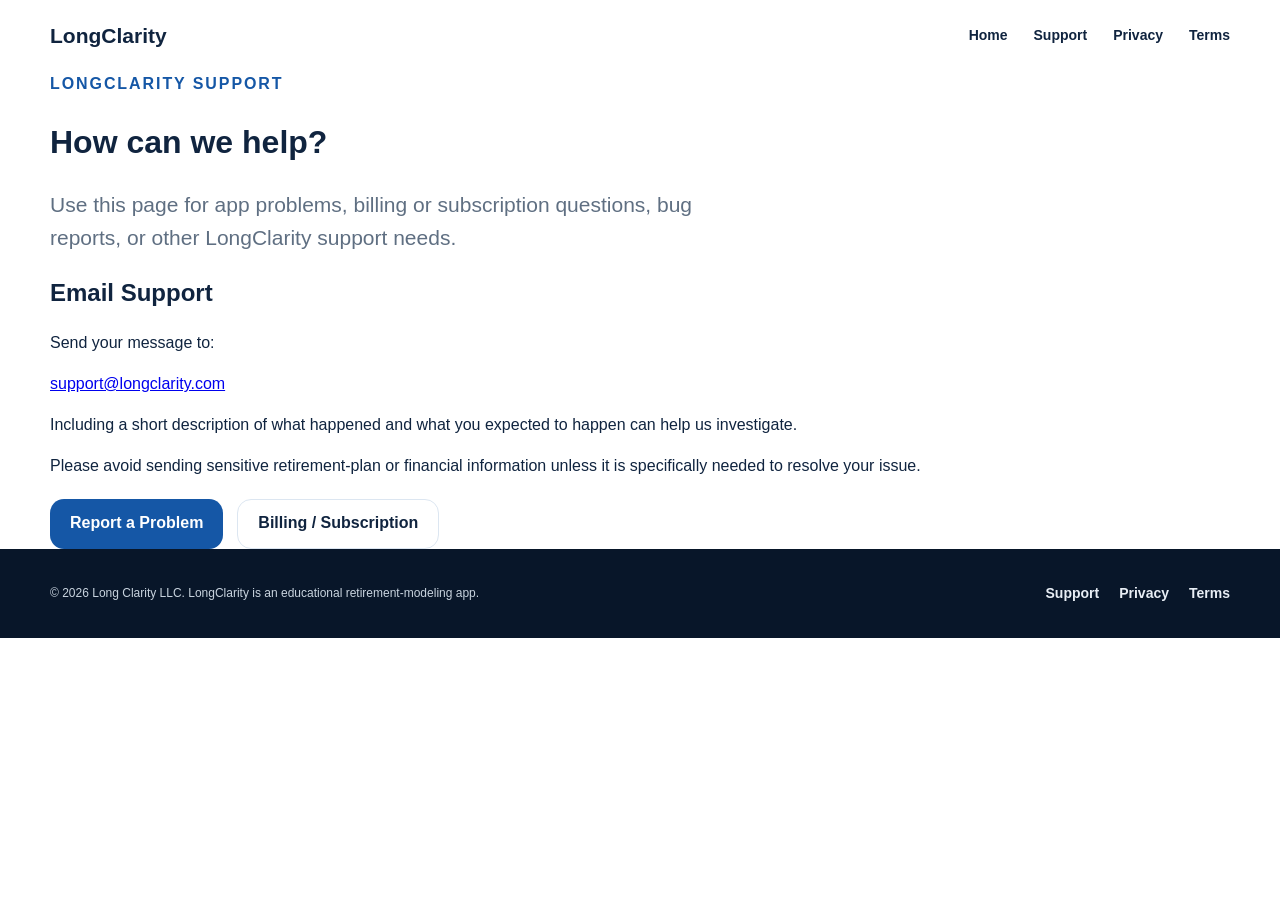
<file: support.html>
<!doctype html><html lang="en"><head><meta charset="utf-8"><meta name="viewport" content="width=device-width,initial-scale=1"><title>Support — LongClarity</title><meta name="description" content="Contact LongClarity Support for app problems, billing or subscription questions, and bug reports."><link rel="stylesheet" href="styles.css"></head><body>
<header><div class="wrap nav"><a class="brand" href="index.html">LongClarity</a><nav><a href="index.html">Home</a><a href="support.html">Support</a><a class="hide-mobile" href="privacy.html">Privacy</a><a class="hide-mobile" href="terms.html">Terms</a></nav></div></header>
<div class="pagehead"><div class="wrap"><div class="eyebrow">LongClarity Support</div><h1>How can we help?</h1><p class="lead">Use this page for app problems, billing or subscription questions, bug reports, or other LongClarity support needs.</p></div></div><main class="content"><div class="wrap"><div class="supportbox"><h2>Email Support</h2><p>Send your message to:</p><p class="email"><a href="mailto:support@longclarity.com?subject=LongClarity%20Support">support@longclarity.com</a></p><p>Including a short description of what happened and what you expected to happen can help us investigate.</p><p class="small">Please avoid sending sensitive retirement-plan or financial information unless it is specifically needed to resolve your issue.</p><div class="buttons" style="margin-top:20px"><a class="btn primary" href="mailto:support@longclarity.com?subject=LongClarity%20Support%20%E2%80%94%20Problem%20Report">Report a Problem</a><a class="btn secondary" href="mailto:support@longclarity.com?subject=LongClarity%20Support%20%E2%80%94%20Billing%20%2F%20Subscription">Billing / Subscription</a></div></div></div></main>
<footer><div class="wrap foot"><div>© 2026 Long Clarity LLC. LongClarity is an educational retirement-modeling app.</div><div class="footlinks"><a href="support.html">Support</a><a href="privacy.html">Privacy</a><a href="terms.html">Terms</a></div></div></footer></body></html>
</file>
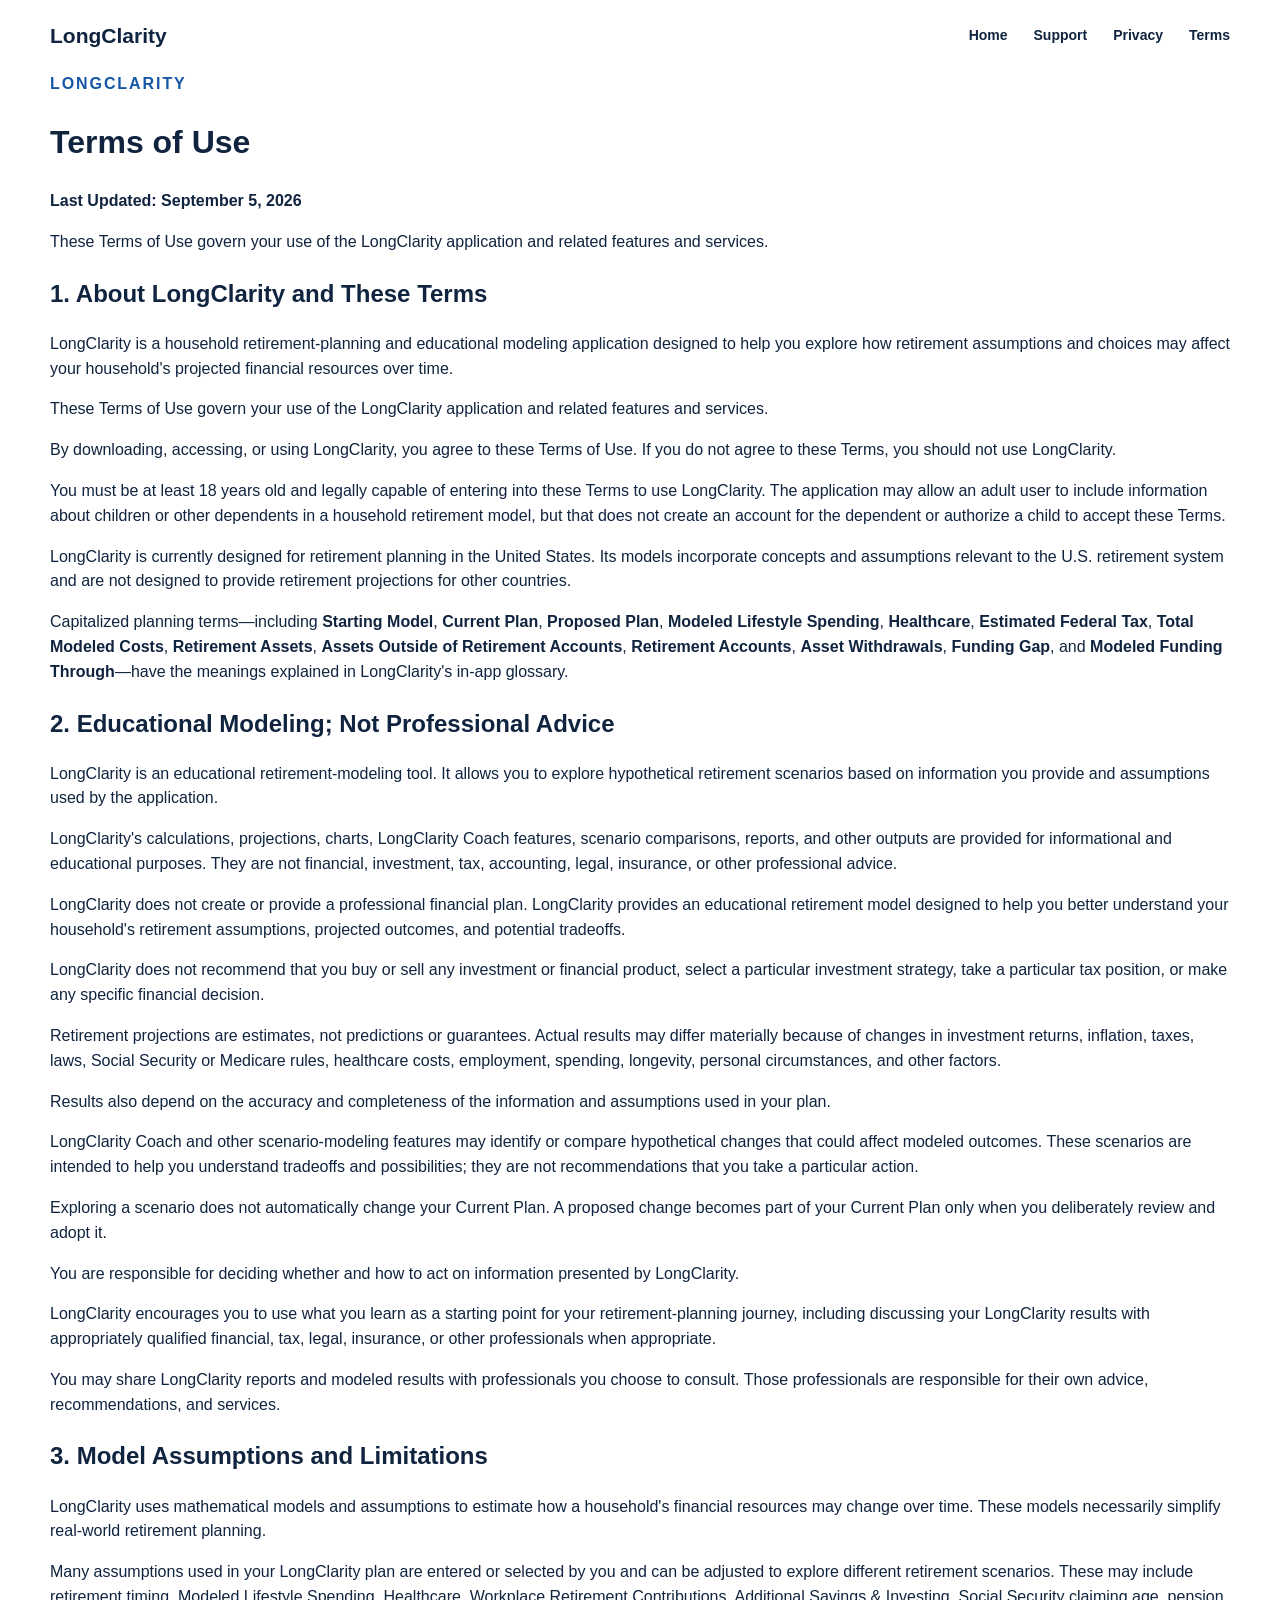
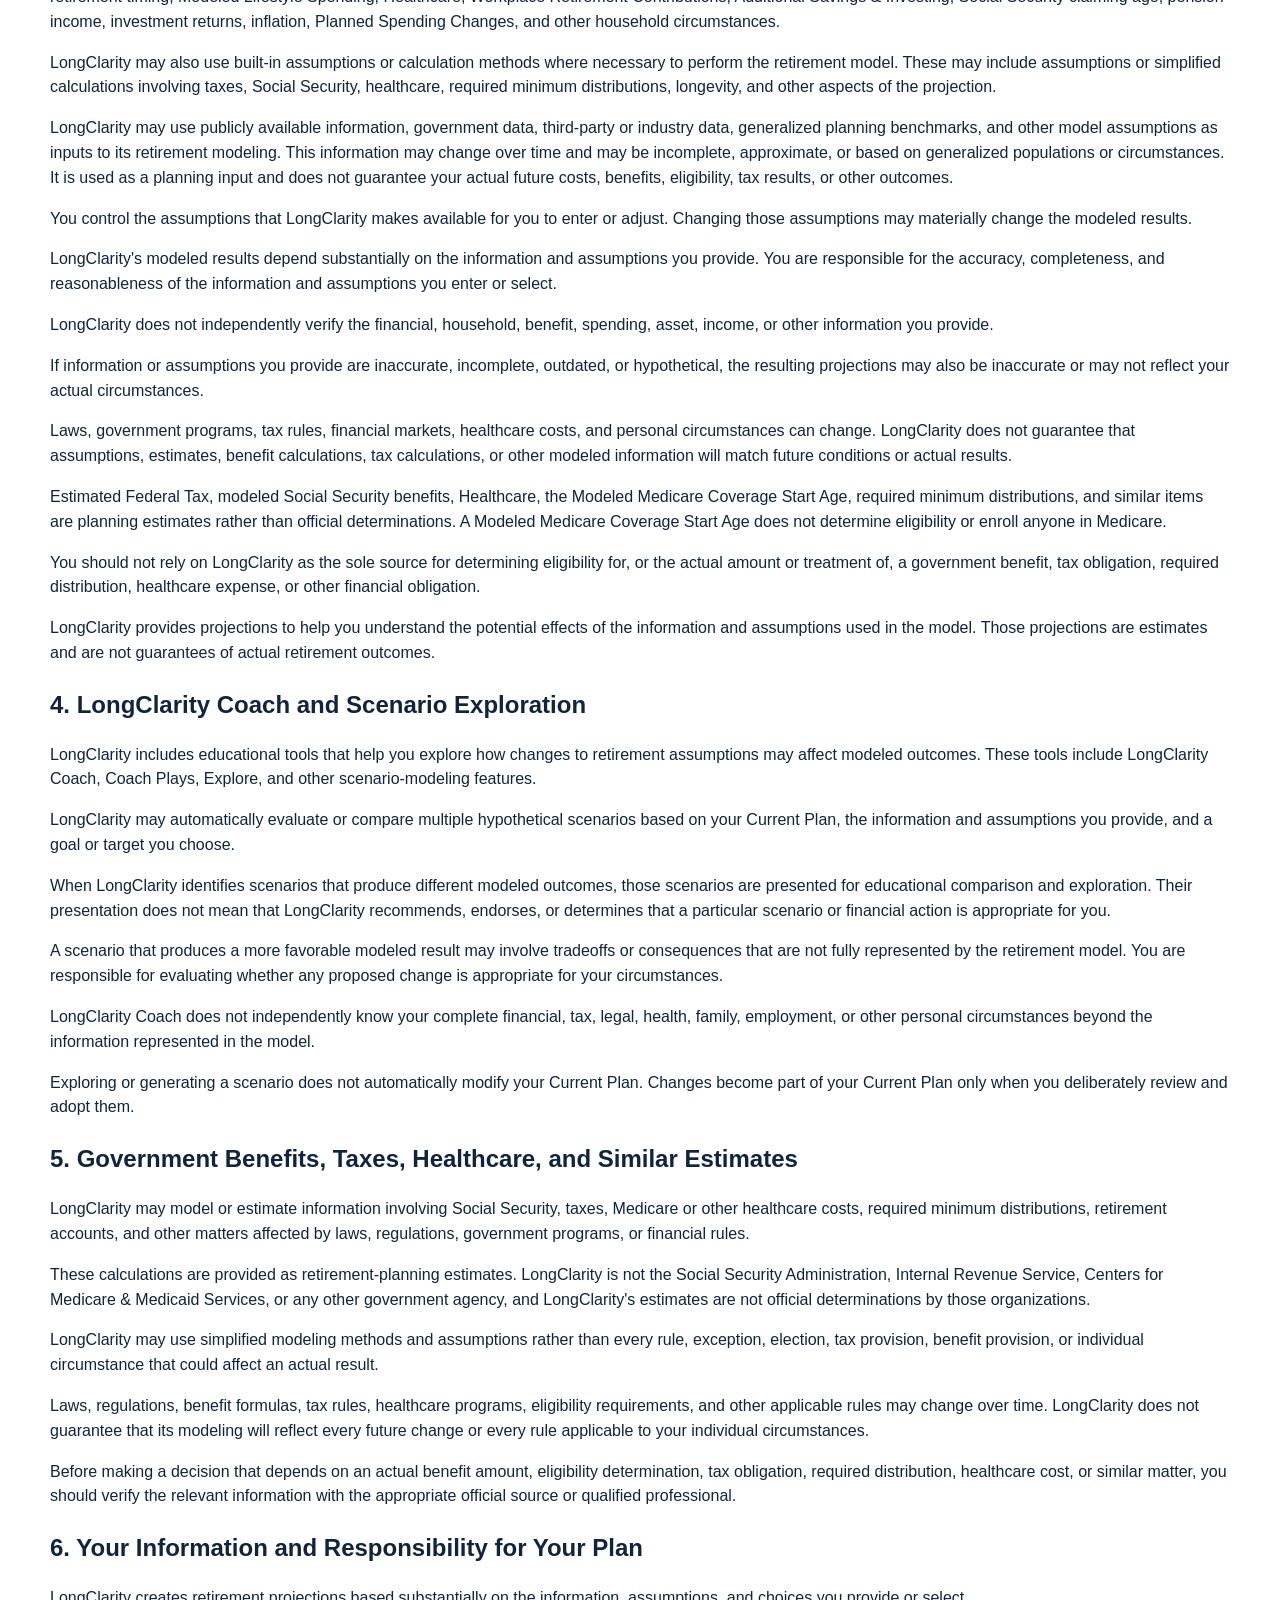
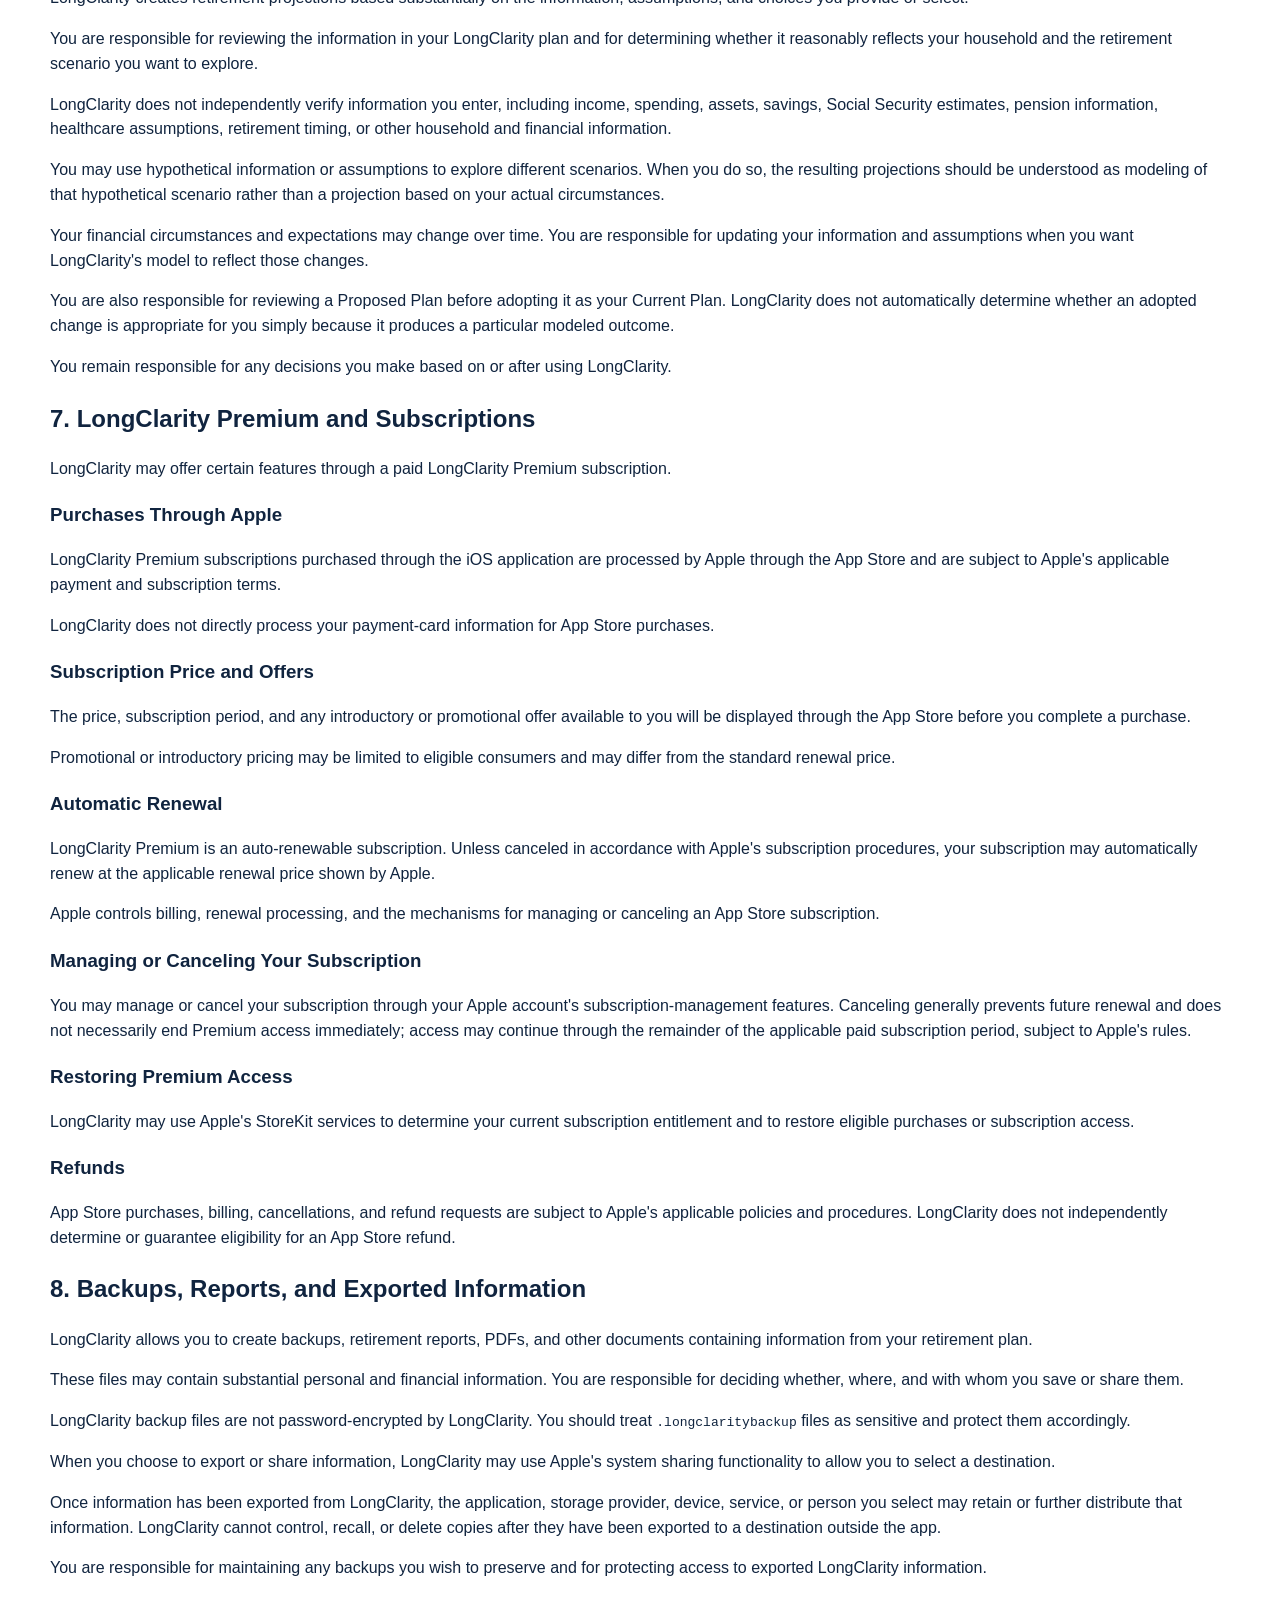
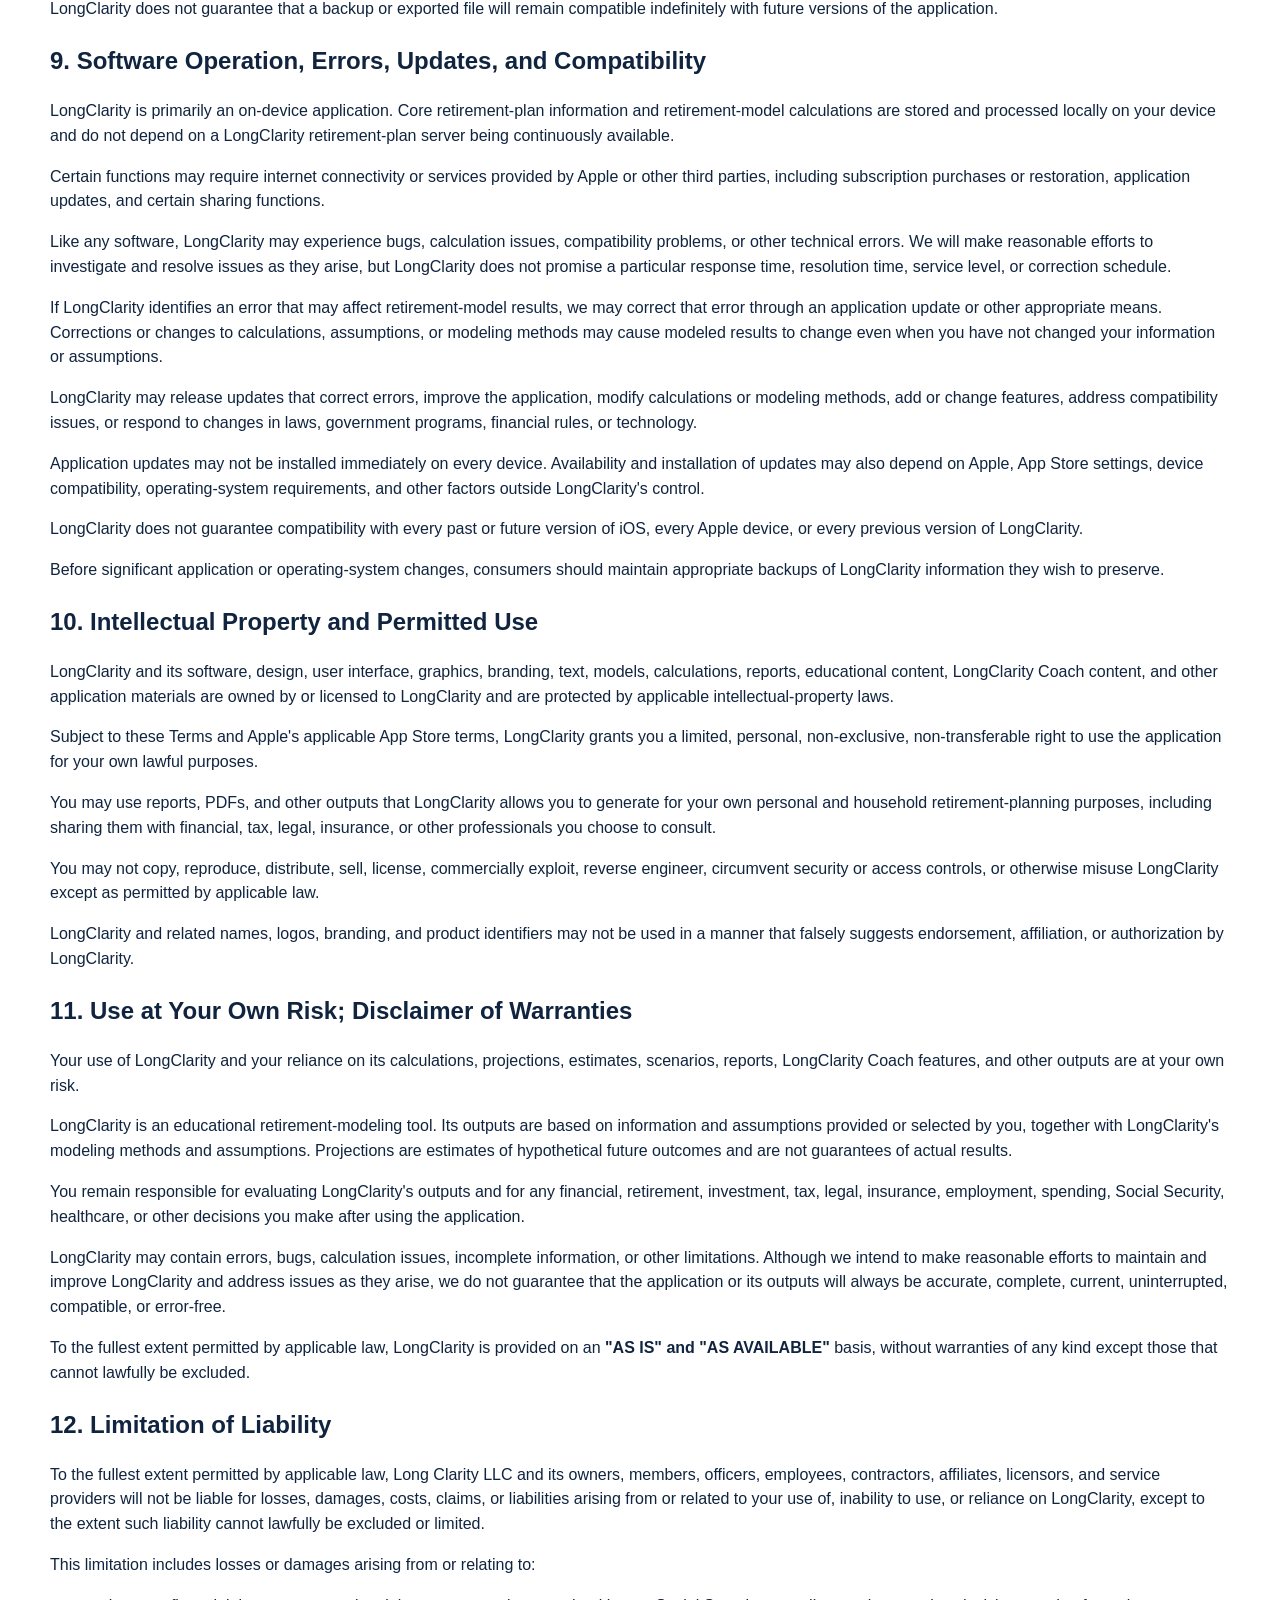
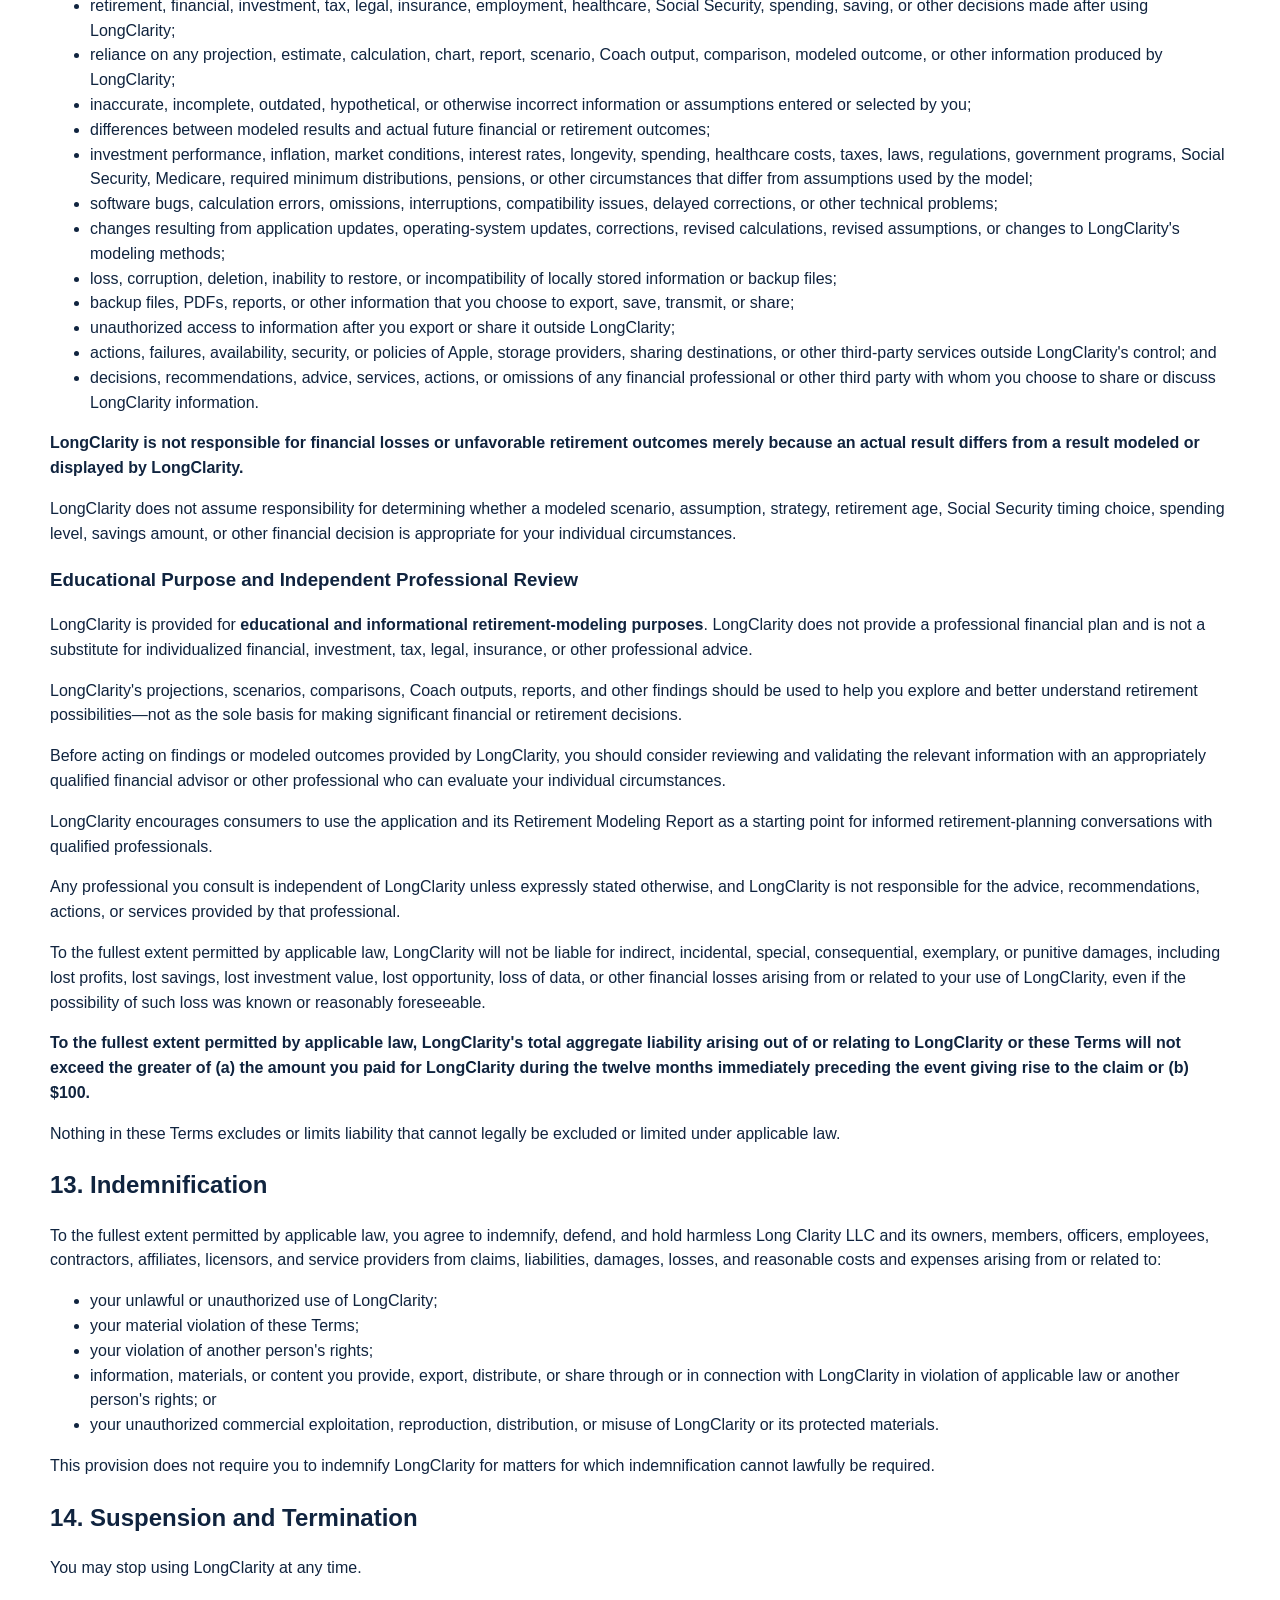
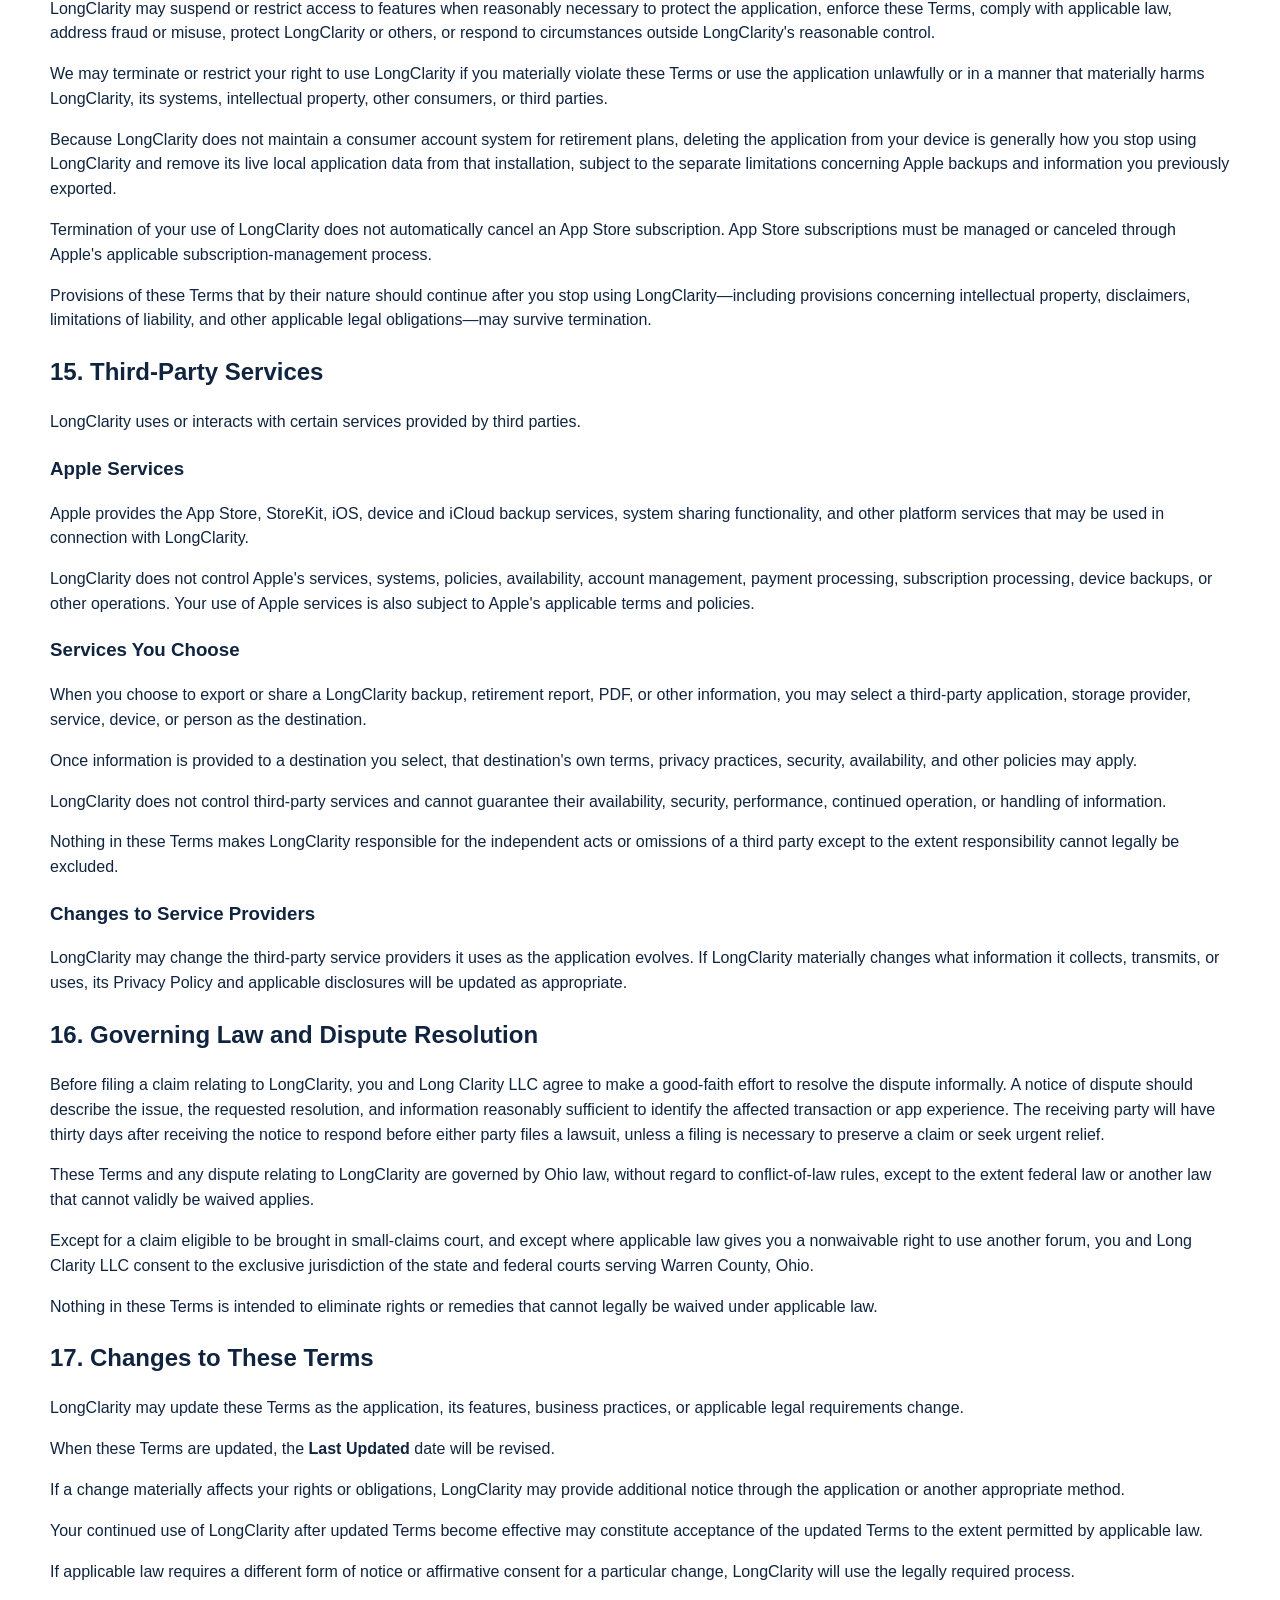
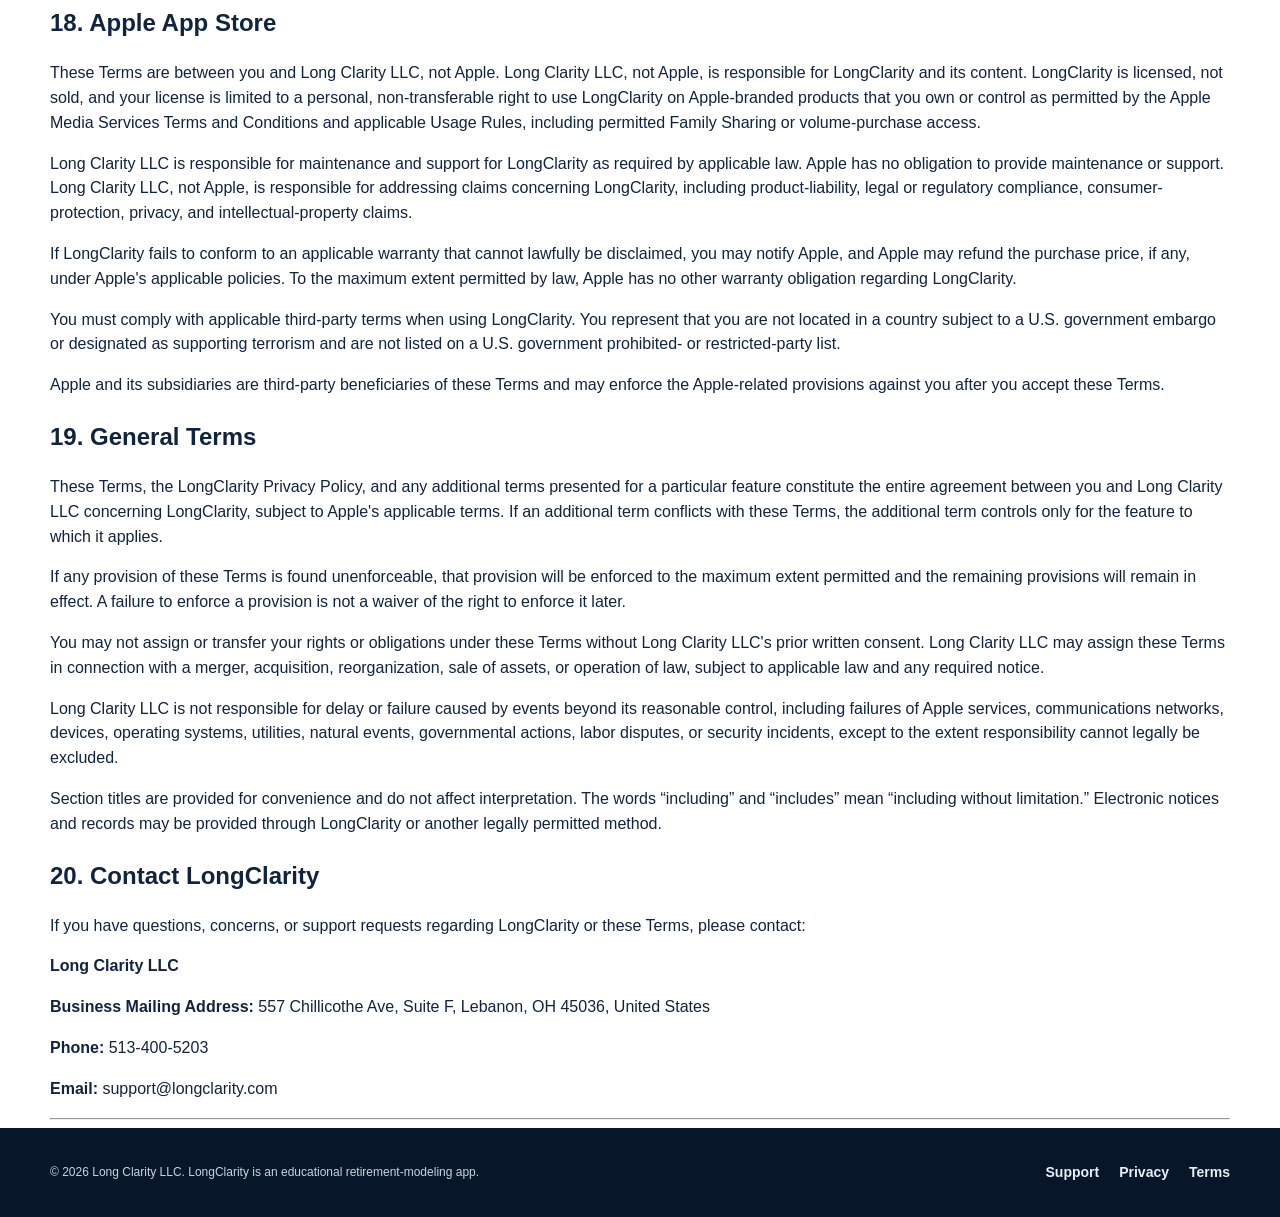
<file: terms.html>
<!doctype html>
<html lang="en">
<head>
  <meta charset="utf-8">
  <meta name="viewport" content="width=device-width,initial-scale=1">
  <title>Terms of Use — LongClarity</title>
  <meta name="description" content="LongClarity retirement-planning and educational modeling app.">
  <link rel="stylesheet" href="styles.css">
</head>
<body>
<header><div class="wrap nav"><a class="brand" href="index.html">LongClarity</a><nav><a href="index.html">Home</a><a href="support.html">Support</a><a class="hide-mobile" href="privacy.html">Privacy</a><a class="hide-mobile" href="terms.html">Terms</a></nav></div></header>
<div class="pagehead"><div class="wrap"><div class="eyebrow">LongClarity</div><h1>Terms of Use</h1></div></div>
<main class="content"><div class="wrap"><article class="prose">
<p><strong>Last Updated: September 5, 2026</strong></p>
<p>These Terms of Use govern your use of the LongClarity application and related features and services.</p>
<h2>1. About LongClarity and These Terms</h2>
<p>LongClarity is a household retirement-planning and educational modeling application designed to help you explore how retirement assumptions and choices may affect your household's projected financial resources over time.</p>
<p>These Terms of Use govern your use of the LongClarity application and related features and services.</p>
<p>By downloading, accessing, or using LongClarity, you agree to these Terms of Use. If you do not agree to these Terms, you should not use LongClarity.</p>
<p>You must be at least 18 years old and legally capable of entering into these Terms to use LongClarity. The application may allow an adult user to include information about children or other dependents in a household retirement model, but that does not create an account for the dependent or authorize a child to accept these Terms.</p>
<p>LongClarity is currently designed for retirement planning in the United States. Its models incorporate concepts and assumptions relevant to the U.S. retirement system and are not designed to provide retirement projections for other countries.</p>
<p>Capitalized planning terms—including <strong>Starting Model</strong>, <strong>Current Plan</strong>, <strong>Proposed Plan</strong>, <strong>Modeled Lifestyle Spending</strong>, <strong>Healthcare</strong>, <strong>Estimated Federal Tax</strong>, <strong>Total Modeled Costs</strong>, <strong>Retirement Assets</strong>, <strong>Assets Outside of Retirement Accounts</strong>, <strong>Retirement Accounts</strong>, <strong>Asset Withdrawals</strong>, <strong>Funding Gap</strong>, and <strong>Modeled Funding Through</strong>—have the meanings explained in LongClarity's in-app glossary.</p>
<h2>2. Educational Modeling; Not Professional Advice</h2>
<p>LongClarity is an educational retirement-modeling tool. It allows you to explore hypothetical retirement scenarios based on information you provide and assumptions used by the application.</p>
<p>LongClarity's calculations, projections, charts, LongClarity Coach features, scenario comparisons, reports, and other outputs are provided for informational and educational purposes. They are not financial, investment, tax, accounting, legal, insurance, or other professional advice.</p>
<p>LongClarity does not create or provide a professional financial plan. LongClarity provides an educational retirement model designed to help you better understand your household's retirement assumptions, projected outcomes, and potential tradeoffs.</p>
<p>LongClarity does not recommend that you buy or sell any investment or financial product, select a particular investment strategy, take a particular tax position, or make any specific financial decision.</p>
<p>Retirement projections are estimates, not predictions or guarantees. Actual results may differ materially because of changes in investment returns, inflation, taxes, laws, Social Security or Medicare rules, healthcare costs, employment, spending, longevity, personal circumstances, and other factors.</p>
<p>Results also depend on the accuracy and completeness of the information and assumptions used in your plan.</p>
<p>LongClarity Coach and other scenario-modeling features may identify or compare hypothetical changes that could affect modeled outcomes. These scenarios are intended to help you understand tradeoffs and possibilities; they are not recommendations that you take a particular action.</p>
<p>Exploring a scenario does not automatically change your Current Plan. A proposed change becomes part of your Current Plan only when you deliberately review and adopt it.</p>
<p>You are responsible for deciding whether and how to act on information presented by LongClarity.</p>
<p>LongClarity encourages you to use what you learn as a starting point for your retirement-planning journey, including discussing your LongClarity results with appropriately qualified financial, tax, legal, insurance, or other professionals when appropriate.</p>
<p>You may share LongClarity reports and modeled results with professionals you choose to consult. Those professionals are responsible for their own advice, recommendations, and services.</p>
<h2>3. Model Assumptions and Limitations</h2>
<p>LongClarity uses mathematical models and assumptions to estimate how a household's financial resources may change over time. These models necessarily simplify real-world retirement planning.</p>
<p>Many assumptions used in your LongClarity plan are entered or selected by you and can be adjusted to explore different retirement scenarios. These may include retirement timing, Modeled Lifestyle Spending, Healthcare, Workplace Retirement Contributions, Additional Savings &amp; Investing, Social Security claiming age, pension income, investment returns, inflation, Planned Spending Changes, and other household circumstances.</p>
<p>LongClarity may also use built-in assumptions or calculation methods where necessary to perform the retirement model. These may include assumptions or simplified calculations involving taxes, Social Security, healthcare, required minimum distributions, longevity, and other aspects of the projection.</p>
<p>LongClarity may use publicly available information, government data, third-party or industry data, generalized planning benchmarks, and other model assumptions as inputs to its retirement modeling. This information may change over time and may be incomplete, approximate, or based on generalized populations or circumstances. It is used as a planning input and does not guarantee your actual future costs, benefits, eligibility, tax results, or other outcomes.</p>
<p>You control the assumptions that LongClarity makes available for you to enter or adjust. Changing those assumptions may materially change the modeled results.</p>
<p>LongClarity's modeled results depend substantially on the information and assumptions you provide. You are responsible for the accuracy, completeness, and reasonableness of the information and assumptions you enter or select.</p>
<p>LongClarity does not independently verify the financial, household, benefit, spending, asset, income, or other information you provide.</p>
<p>If information or assumptions you provide are inaccurate, incomplete, outdated, or hypothetical, the resulting projections may also be inaccurate or may not reflect your actual circumstances.</p>
<p>Laws, government programs, tax rules, financial markets, healthcare costs, and personal circumstances can change. LongClarity does not guarantee that assumptions, estimates, benefit calculations, tax calculations, or other modeled information will match future conditions or actual results.</p>
<p>Estimated Federal Tax, modeled Social Security benefits, Healthcare, the Modeled Medicare Coverage Start Age, required minimum distributions, and similar items are planning estimates rather than official determinations. A Modeled Medicare Coverage Start Age does not determine eligibility or enroll anyone in Medicare.</p>
<p>You should not rely on LongClarity as the sole source for determining eligibility for, or the actual amount or treatment of, a government benefit, tax obligation, required distribution, healthcare expense, or other financial obligation.</p>
<p>LongClarity provides projections to help you understand the potential effects of the information and assumptions used in the model. Those projections are estimates and are not guarantees of actual retirement outcomes.</p>
<h2>4. LongClarity Coach and Scenario Exploration</h2>
<p>LongClarity includes educational tools that help you explore how changes to retirement assumptions may affect modeled outcomes. These tools include LongClarity Coach, Coach Plays, Explore, and other scenario-modeling features.</p>
<p>LongClarity may automatically evaluate or compare multiple hypothetical scenarios based on your Current Plan, the information and assumptions you provide, and a goal or target you choose.</p>
<p>When LongClarity identifies scenarios that produce different modeled outcomes, those scenarios are presented for educational comparison and exploration. Their presentation does not mean that LongClarity recommends, endorses, or determines that a particular scenario or financial action is appropriate for you.</p>
<p>A scenario that produces a more favorable modeled result may involve tradeoffs or consequences that are not fully represented by the retirement model. You are responsible for evaluating whether any proposed change is appropriate for your circumstances.</p>
<p>LongClarity Coach does not independently know your complete financial, tax, legal, health, family, employment, or other personal circumstances beyond the information represented in the model.</p>
<p>Exploring or generating a scenario does not automatically modify your Current Plan. Changes become part of your Current Plan only when you deliberately review and adopt them.</p>
<h2>5. Government Benefits, Taxes, Healthcare, and Similar Estimates</h2>
<p>LongClarity may model or estimate information involving Social Security, taxes, Medicare or other healthcare costs, required minimum distributions, retirement accounts, and other matters affected by laws, regulations, government programs, or financial rules.</p>
<p>These calculations are provided as retirement-planning estimates. LongClarity is not the Social Security Administration, Internal Revenue Service, Centers for Medicare &amp; Medicaid Services, or any other government agency, and LongClarity's estimates are not official determinations by those organizations.</p>
<p>LongClarity may use simplified modeling methods and assumptions rather than every rule, exception, election, tax provision, benefit provision, or individual circumstance that could affect an actual result.</p>
<p>Laws, regulations, benefit formulas, tax rules, healthcare programs, eligibility requirements, and other applicable rules may change over time. LongClarity does not guarantee that its modeling will reflect every future change or every rule applicable to your individual circumstances.</p>
<p>Before making a decision that depends on an actual benefit amount, eligibility determination, tax obligation, required distribution, healthcare cost, or similar matter, you should verify the relevant information with the appropriate official source or qualified professional.</p>
<h2>6. Your Information and Responsibility for Your Plan</h2>
<p>LongClarity creates retirement projections based substantially on the information, assumptions, and choices you provide or select.</p>
<p>You are responsible for reviewing the information in your LongClarity plan and for determining whether it reasonably reflects your household and the retirement scenario you want to explore.</p>
<p>LongClarity does not independently verify information you enter, including income, spending, assets, savings, Social Security estimates, pension information, healthcare assumptions, retirement timing, or other household and financial information.</p>
<p>You may use hypothetical information or assumptions to explore different scenarios. When you do so, the resulting projections should be understood as modeling of that hypothetical scenario rather than a projection based on your actual circumstances.</p>
<p>Your financial circumstances and expectations may change over time. You are responsible for updating your information and assumptions when you want LongClarity's model to reflect those changes.</p>
<p>You are also responsible for reviewing a Proposed Plan before adopting it as your Current Plan. LongClarity does not automatically determine whether an adopted change is appropriate for you simply because it produces a particular modeled outcome.</p>
<p>You remain responsible for any decisions you make based on or after using LongClarity.</p>
<h2>7. LongClarity Premium and Subscriptions</h2>
<p>LongClarity may offer certain features through a paid LongClarity Premium subscription.</p>
<h3>Purchases Through Apple</h3>
<p>LongClarity Premium subscriptions purchased through the iOS application are processed by Apple through the App Store and are subject to Apple's applicable payment and subscription terms.</p>
<p>LongClarity does not directly process your payment-card information for App Store purchases.</p>
<h3>Subscription Price and Offers</h3>
<p>The price, subscription period, and any introductory or promotional offer available to you will be displayed through the App Store before you complete a purchase.</p>
<p>Promotional or introductory pricing may be limited to eligible consumers and may differ from the standard renewal price.</p>
<h3>Automatic Renewal</h3>
<p>LongClarity Premium is an auto-renewable subscription. Unless canceled in accordance with Apple's subscription procedures, your subscription may automatically renew at the applicable renewal price shown by Apple.</p>
<p>Apple controls billing, renewal processing, and the mechanisms for managing or canceling an App Store subscription.</p>
<h3>Managing or Canceling Your Subscription</h3>
<p>You may manage or cancel your subscription through your Apple account's subscription-management features. Canceling generally prevents future renewal and does not necessarily end Premium access immediately; access may continue through the remainder of the applicable paid subscription period, subject to Apple's rules.</p>
<h3>Restoring Premium Access</h3>
<p>LongClarity may use Apple's StoreKit services to determine your current subscription entitlement and to restore eligible purchases or subscription access.</p>
<h3>Refunds</h3>
<p>App Store purchases, billing, cancellations, and refund requests are subject to Apple's applicable policies and procedures. LongClarity does not independently determine or guarantee eligibility for an App Store refund.</p>
<h2>8. Backups, Reports, and Exported Information</h2>
<p>LongClarity allows you to create backups, retirement reports, PDFs, and other documents containing information from your retirement plan.</p>
<p>These files may contain substantial personal and financial information. You are responsible for deciding whether, where, and with whom you save or share them.</p>
<p>LongClarity backup files are not password-encrypted by LongClarity. You should treat <code>.longclaritybackup</code> files as sensitive and protect them accordingly.</p>
<p>When you choose to export or share information, LongClarity may use Apple's system sharing functionality to allow you to select a destination.</p>
<p>Once information has been exported from LongClarity, the application, storage provider, device, service, or person you select may retain or further distribute that information. LongClarity cannot control, recall, or delete copies after they have been exported to a destination outside the app.</p>
<p>You are responsible for maintaining any backups you wish to preserve and for protecting access to exported LongClarity information.</p>
<p>LongClarity does not guarantee that a backup or exported file will remain compatible indefinitely with future versions of the application.</p>
<h2>9. Software Operation, Errors, Updates, and Compatibility</h2>
<p>LongClarity is primarily an on-device application. Core retirement-plan information and retirement-model calculations are stored and processed locally on your device and do not depend on a LongClarity retirement-plan server being continuously available.</p>
<p>Certain functions may require internet connectivity or services provided by Apple or other third parties, including subscription purchases or restoration, application updates, and certain sharing functions.</p>
<p>Like any software, LongClarity may experience bugs, calculation issues, compatibility problems, or other technical errors. We will make reasonable efforts to investigate and resolve issues as they arise, but LongClarity does not promise a particular response time, resolution time, service level, or correction schedule.</p>
<p>If LongClarity identifies an error that may affect retirement-model results, we may correct that error through an application update or other appropriate means. Corrections or changes to calculations, assumptions, or modeling methods may cause modeled results to change even when you have not changed your information or assumptions.</p>
<p>LongClarity may release updates that correct errors, improve the application, modify calculations or modeling methods, add or change features, address compatibility issues, or respond to changes in laws, government programs, financial rules, or technology.</p>
<p>Application updates may not be installed immediately on every device. Availability and installation of updates may also depend on Apple, App Store settings, device compatibility, operating-system requirements, and other factors outside LongClarity's control.</p>
<p>LongClarity does not guarantee compatibility with every past or future version of iOS, every Apple device, or every previous version of LongClarity.</p>
<p>Before significant application or operating-system changes, consumers should maintain appropriate backups of LongClarity information they wish to preserve.</p>
<h2>10. Intellectual Property and Permitted Use</h2>
<p>LongClarity and its software, design, user interface, graphics, branding, text, models, calculations, reports, educational content, LongClarity Coach content, and other application materials are owned by or licensed to LongClarity and are protected by applicable intellectual-property laws.</p>
<p>Subject to these Terms and Apple's applicable App Store terms, LongClarity grants you a limited, personal, non-exclusive, non-transferable right to use the application for your own lawful purposes.</p>
<p>You may use reports, PDFs, and other outputs that LongClarity allows you to generate for your own personal and household retirement-planning purposes, including sharing them with financial, tax, legal, insurance, or other professionals you choose to consult.</p>
<p>You may not copy, reproduce, distribute, sell, license, commercially exploit, reverse engineer, circumvent security or access controls, or otherwise misuse LongClarity except as permitted by applicable law.</p>
<p>LongClarity and related names, logos, branding, and product identifiers may not be used in a manner that falsely suggests endorsement, affiliation, or authorization by LongClarity.</p>
<h2>11. Use at Your Own Risk; Disclaimer of Warranties</h2>
<p>Your use of LongClarity and your reliance on its calculations, projections, estimates, scenarios, reports, LongClarity Coach features, and other outputs are at your own risk.</p>
<p>LongClarity is an educational retirement-modeling tool. Its outputs are based on information and assumptions provided or selected by you, together with LongClarity's modeling methods and assumptions. Projections are estimates of hypothetical future outcomes and are not guarantees of actual results.</p>
<p>You remain responsible for evaluating LongClarity's outputs and for any financial, retirement, investment, tax, legal, insurance, employment, spending, Social Security, healthcare, or other decisions you make after using the application.</p>
<p>LongClarity may contain errors, bugs, calculation issues, incomplete information, or other limitations. Although we intend to make reasonable efforts to maintain and improve LongClarity and address issues as they arise, we do not guarantee that the application or its outputs will always be accurate, complete, current, uninterrupted, compatible, or error-free.</p>
<p>To the fullest extent permitted by applicable law, LongClarity is provided on an <strong>"AS IS" and "AS AVAILABLE"</strong> basis, without warranties of any kind except those that cannot lawfully be excluded.</p>
<h2>12. Limitation of Liability</h2>
<p>To the fullest extent permitted by applicable law, Long Clarity LLC and its owners, members, officers, employees, contractors, affiliates, licensors, and service providers will not be liable for losses, damages, costs, claims, or liabilities arising from or related to your use of, inability to use, or reliance on LongClarity, except to the extent such liability cannot lawfully be excluded or limited.</p>
<p>This limitation includes losses or damages arising from or relating to:</p>
<ul>
<li>retirement, financial, investment, tax, legal, insurance, employment, healthcare, Social Security, spending, saving, or other decisions made after using LongClarity;</li>
<li>reliance on any projection, estimate, calculation, chart, report, scenario, Coach output, comparison, modeled outcome, or other information produced by LongClarity;</li>
<li>inaccurate, incomplete, outdated, hypothetical, or otherwise incorrect information or assumptions entered or selected by you;</li>
<li>differences between modeled results and actual future financial or retirement outcomes;</li>
<li>investment performance, inflation, market conditions, interest rates, longevity, spending, healthcare costs, taxes, laws, regulations, government programs, Social Security, Medicare, required minimum distributions, pensions, or other circumstances that differ from assumptions used by the model;</li>
<li>software bugs, calculation errors, omissions, interruptions, compatibility issues, delayed corrections, or other technical problems;</li>
<li>changes resulting from application updates, operating-system updates, corrections, revised calculations, revised assumptions, or changes to LongClarity's modeling methods;</li>
<li>loss, corruption, deletion, inability to restore, or incompatibility of locally stored information or backup files;</li>
<li>backup files, PDFs, reports, or other information that you choose to export, save, transmit, or share;</li>
<li>unauthorized access to information after you export or share it outside LongClarity;</li>
<li>actions, failures, availability, security, or policies of Apple, storage providers, sharing destinations, or other third-party services outside LongClarity's control; and</li>
<li>decisions, recommendations, advice, services, actions, or omissions of any financial professional or other third party with whom you choose to share or discuss LongClarity information.</li>
</ul>
<p><strong>LongClarity is not responsible for financial losses or unfavorable retirement outcomes merely because an actual result differs from a result modeled or displayed by LongClarity.</strong></p>
<p>LongClarity does not assume responsibility for determining whether a modeled scenario, assumption, strategy, retirement age, Social Security timing choice, spending level, savings amount, or other financial decision is appropriate for your individual circumstances.</p>
<h3>Educational Purpose and Independent Professional Review</h3>
<p>LongClarity is provided for <strong>educational and informational retirement-modeling purposes</strong>. LongClarity does not provide a professional financial plan and is not a substitute for individualized financial, investment, tax, legal, insurance, or other professional advice.</p>
<p>LongClarity's projections, scenarios, comparisons, Coach outputs, reports, and other findings should be used to help you explore and better understand retirement possibilities—not as the sole basis for making significant financial or retirement decisions.</p>
<p>Before acting on findings or modeled outcomes provided by LongClarity, you should consider reviewing and validating the relevant information with an appropriately qualified financial advisor or other professional who can evaluate your individual circumstances.</p>
<p>LongClarity encourages consumers to use the application and its Retirement Modeling Report as a starting point for informed retirement-planning conversations with qualified professionals.</p>
<p>Any professional you consult is independent of LongClarity unless expressly stated otherwise, and LongClarity is not responsible for the advice, recommendations, actions, or services provided by that professional.</p>
<p>To the fullest extent permitted by applicable law, LongClarity will not be liable for indirect, incidental, special, consequential, exemplary, or punitive damages, including lost profits, lost savings, lost investment value, lost opportunity, loss of data, or other financial losses arising from or related to your use of LongClarity, even if the possibility of such loss was known or reasonably foreseeable.</p>
<p><strong>To the fullest extent permitted by applicable law, LongClarity's total aggregate liability arising out of or relating to LongClarity or these Terms will not exceed the greater of (a) the amount you paid for LongClarity during the twelve months immediately preceding the event giving rise to the claim or (b) $100.</strong></p>
<p>Nothing in these Terms excludes or limits liability that cannot legally be excluded or limited under applicable law.</p>
<h2>13. Indemnification</h2>
<p>To the fullest extent permitted by applicable law, you agree to indemnify, defend, and hold harmless Long Clarity LLC and its owners, members, officers, employees, contractors, affiliates, licensors, and service providers from claims, liabilities, damages, losses, and reasonable costs and expenses arising from or related to:</p>
<ul>
<li>your unlawful or unauthorized use of LongClarity;</li>
<li>your material violation of these Terms;</li>
<li>your violation of another person's rights;</li>
<li>information, materials, or content you provide, export, distribute, or share through or in connection with LongClarity in violation of applicable law or another person's rights; or</li>
<li>your unauthorized commercial exploitation, reproduction, distribution, or misuse of LongClarity or its protected materials.</li>
</ul>
<p>This provision does not require you to indemnify LongClarity for matters for which indemnification cannot lawfully be required.</p>
<h2>14. Suspension and Termination</h2>
<p>You may stop using LongClarity at any time.</p>
<p>LongClarity may suspend or restrict access to features when reasonably necessary to protect the application, enforce these Terms, comply with applicable law, address fraud or misuse, protect LongClarity or others, or respond to circumstances outside LongClarity's reasonable control.</p>
<p>We may terminate or restrict your right to use LongClarity if you materially violate these Terms or use the application unlawfully or in a manner that materially harms LongClarity, its systems, intellectual property, other consumers, or third parties.</p>
<p>Because LongClarity does not maintain a consumer account system for retirement plans, deleting the application from your device is generally how you stop using LongClarity and remove its live local application data from that installation, subject to the separate limitations concerning Apple backups and information you previously exported.</p>
<p>Termination of your use of LongClarity does not automatically cancel an App Store subscription. App Store subscriptions must be managed or canceled through Apple's applicable subscription-management process.</p>
<p>Provisions of these Terms that by their nature should continue after you stop using LongClarity—including provisions concerning intellectual property, disclaimers, limitations of liability, and other applicable legal obligations—may survive termination.</p>
<h2>15. Third-Party Services</h2>
<p>LongClarity uses or interacts with certain services provided by third parties.</p>
<h3>Apple Services</h3>
<p>Apple provides the App Store, StoreKit, iOS, device and iCloud backup services, system sharing functionality, and other platform services that may be used in connection with LongClarity.</p>
<p>LongClarity does not control Apple's services, systems, policies, availability, account management, payment processing, subscription processing, device backups, or other operations. Your use of Apple services is also subject to Apple's applicable terms and policies.</p>
<h3>Services You Choose</h3>
<p>When you choose to export or share a LongClarity backup, retirement report, PDF, or other information, you may select a third-party application, storage provider, service, device, or person as the destination.</p>
<p>Once information is provided to a destination you select, that destination's own terms, privacy practices, security, availability, and other policies may apply.</p>
<p>LongClarity does not control third-party services and cannot guarantee their availability, security, performance, continued operation, or handling of information.</p>
<p>Nothing in these Terms makes LongClarity responsible for the independent acts or omissions of a third party except to the extent responsibility cannot legally be excluded.</p>
<h3>Changes to Service Providers</h3>
<p>LongClarity may change the third-party service providers it uses as the application evolves. If LongClarity materially changes what information it collects, transmits, or uses, its Privacy Policy and applicable disclosures will be updated as appropriate.</p>
<h2>16. Governing Law and Dispute Resolution</h2>
<p>Before filing a claim relating to LongClarity, you and Long Clarity LLC agree to make a good-faith effort to resolve the dispute informally. A notice of dispute should describe the issue, the requested resolution, and information reasonably sufficient to identify the affected transaction or app experience. The receiving party will have thirty days after receiving the notice to respond before either party files a lawsuit, unless a filing is necessary to preserve a claim or seek urgent relief.</p>
<p>These Terms and any dispute relating to LongClarity are governed by Ohio law, without regard to conflict-of-law rules, except to the extent federal law or another law that cannot validly be waived applies.</p>
<p>Except for a claim eligible to be brought in small-claims court, and except where applicable law gives you a nonwaivable right to use another forum, you and Long Clarity LLC consent to the exclusive jurisdiction of the state and federal courts serving Warren County, Ohio.</p>
<p>Nothing in these Terms is intended to eliminate rights or remedies that cannot legally be waived under applicable law.</p>
<h2>17. Changes to These Terms</h2>
<p>LongClarity may update these Terms as the application, its features, business practices, or applicable legal requirements change.</p>
<p>When these Terms are updated, the <strong>Last Updated</strong> date will be revised.</p>
<p>If a change materially affects your rights or obligations, LongClarity may provide additional notice through the application or another appropriate method.</p>
<p>Your continued use of LongClarity after updated Terms become effective may constitute acceptance of the updated Terms to the extent permitted by applicable law.</p>
<p>If applicable law requires a different form of notice or affirmative consent for a particular change, LongClarity will use the legally required process.</p>
<h2>18. Apple App Store</h2>
<p>These Terms are between you and Long Clarity LLC, not Apple. Long Clarity LLC, not Apple, is responsible for LongClarity and its content. LongClarity is licensed, not sold, and your license is limited to a personal, non-transferable right to use LongClarity on Apple-branded products that you own or control as permitted by the Apple Media Services Terms and Conditions and applicable Usage Rules, including permitted Family Sharing or volume-purchase access.</p>
<p>Long Clarity LLC is responsible for maintenance and support for LongClarity as required by applicable law. Apple has no obligation to provide maintenance or support. Long Clarity LLC, not Apple, is responsible for addressing claims concerning LongClarity, including product-liability, legal or regulatory compliance, consumer-protection, privacy, and intellectual-property claims.</p>
<p>If LongClarity fails to conform to an applicable warranty that cannot lawfully be disclaimed, you may notify Apple, and Apple may refund the purchase price, if any, under Apple's applicable policies. To the maximum extent permitted by law, Apple has no other warranty obligation regarding LongClarity.</p>
<p>You must comply with applicable third-party terms when using LongClarity. You represent that you are not located in a country subject to a U.S. government embargo or designated as supporting terrorism and are not listed on a U.S. government prohibited- or restricted-party list.</p>
<p>Apple and its subsidiaries are third-party beneficiaries of these Terms and may enforce the Apple-related provisions against you after you accept these Terms.</p>
<h2>19. General Terms</h2>
<p>These Terms, the LongClarity Privacy Policy, and any additional terms presented for a particular feature constitute the entire agreement between you and Long Clarity LLC concerning LongClarity, subject to Apple's applicable terms. If an additional term conflicts with these Terms, the additional term controls only for the feature to which it applies.</p>
<p>If any provision of these Terms is found unenforceable, that provision will be enforced to the maximum extent permitted and the remaining provisions will remain in effect. A failure to enforce a provision is not a waiver of the right to enforce it later.</p>
<p>You may not assign or transfer your rights or obligations under these Terms without Long Clarity LLC's prior written consent. Long Clarity LLC may assign these Terms in connection with a merger, acquisition, reorganization, sale of assets, or operation of law, subject to applicable law and any required notice.</p>
<p>Long Clarity LLC is not responsible for delay or failure caused by events beyond its reasonable control, including failures of Apple services, communications networks, devices, operating systems, utilities, natural events, governmental actions, labor disputes, or security incidents, except to the extent responsibility cannot legally be excluded.</p>
<p>Section titles are provided for convenience and do not affect interpretation. The words “including” and “includes” mean “including without limitation.” Electronic notices and records may be provided through LongClarity or another legally permitted method.</p>
<h2>20. Contact LongClarity</h2>
<p>If you have questions, concerns, or support requests regarding LongClarity or these Terms, please contact:</p>
<p><strong>Long Clarity LLC</strong></p>
<p><strong>Business Mailing Address:</strong> 557 Chillicothe Ave, Suite F, Lebanon, OH 45036, United States</p>
<p><strong>Phone:</strong> 513-400-5203</p>
<p><strong>Email:</strong> support@longclarity.com</p>
<hr>
</article></div></main>
<footer><div class="wrap foot"><div>© 2026 Long Clarity LLC. LongClarity is an educational retirement-modeling app.</div><div class="footlinks"><a href="support.html">Support</a><a href="privacy.html">Privacy</a><a href="terms.html">Terms</a></div></div></footer>
</body>
</html>
</file>
<file: styles.css>
:root{--ink:#10243f;--muted:#5f6f82;--blue:#1557a6;--blue2:#0d3f79;--sky:#eef6ff;--line:#dce6f1;--white:#fff;--soft:#f6f9fc;--navy:#0a1830;--green:#1f8b67;--purple:#6a56b8;--orange:#d77b2e;--radius:24px}*{box-sizing:border-box}html{scroll-behavior:smooth}body{margin:0;font-family:-apple-system,BlinkMacSystemFont,"Segoe UI",Roboto,Helvetica,Arial,sans-serif;color:var(--ink);background:#fff;line-height:1.55}.wrap{width:min(1180px,calc(100% - 40px));margin:0 auto}.site-header{position:sticky;top:0;z-index:20;background:rgba(255,255,255,.92);backdrop-filter:blur(18px);border-bottom:1px solid rgba(220,230,241,.8)}.nav{height:72px;display:flex;align-items:center;justify-content:space-between;gap:24px}.brand{display:flex;align-items:center;gap:10px;text-decoration:none;color:var(--ink);font-weight:800;font-size:21px}.brand-mark{width:34px;height:36px;object-fit:contain}.nav nav{display:flex;gap:26px;align-items:center}.nav nav a,.footlinks a{color:var(--ink);text-decoration:none;font-size:14px;font-weight:650}.nav nav a:hover,.footlinks a:hover{color:var(--blue)}.hero{overflow:hidden;background:radial-gradient(circle at 78% 28%,#dfeeff 0,#f4f9ff 27%,#fff 57%);padding:76px 0 72px}.hero-grid{display:grid;grid-template-columns:1.04fr .96fr;align-items:center;gap:56px}.eyebrow{font-size:16px;font-weight:800;letter-spacing:.12em;text-transform:uppercase;color:var(--blue);margin-bottom:14px}.hero h1{font-size:clamp(46px,6vw,78px);line-height:1.01;letter-spacing:-.045em;margin:0 0 24px;max-width:740px}.lead{font-size:21px;line-height:1.55;color:var(--muted);max-width:680px;margin:0}.hero-actions,.buttons{display:flex;gap:14px;flex-wrap:wrap;align-items:center;margin-top:30px}.btn,.app-store-soon{display:inline-flex;align-items:center;justify-content:center;min-height:50px;padding:0 20px;border-radius:14px;font-weight:750;text-decoration:none}.btn.primary{background:var(--blue);color:#fff}.btn.primary:hover{background:var(--blue2)}.btn.secondary{background:#fff;color:var(--ink);border:1px solid var(--line)}.app-store-soon{background:var(--navy);color:#fff;box-shadow:0 10px 30px rgba(10,24,48,.12)}.microcopy{font-size:12px;color:#7b8998;max-width:650px;margin-top:16px}.hero-visual{position:relative;min-height:590px;display:grid;place-items:center}.phone{background:#111722;border-radius:42px;padding:10px;box-shadow:0 35px 70px rgba(31,60,96,.22);border:1px solid rgba(255,255,255,.5)}.phone-main{width:295px;transform:rotate(2deg)}.phone-screen{border-radius:33px;background:#fff;overflow:hidden;min-height:570px}.preview-home{padding:48px 22px 24px;background:linear-gradient(180deg,#fafdff,#f4f8fd)}.preview-icon{width:58px;height:58px;border-radius:14px;box-shadow:0 8px 22px rgba(21,87,166,.18);margin-bottom:30px}.preview-kicker{font-size:12px;text-transform:uppercase;letter-spacing:.11em;font-weight:800;color:var(--blue)}.preview-title{font-size:28px;font-weight:820;line-height:1.08;letter-spacing:-.03em;margin-top:9px}.preview-chart{height:175px;margin:32px 0 22px;border-radius:20px;background:#fff;border:1px solid var(--line);display:flex;align-items:flex-end;gap:8px;padding:24px 18px}.preview-chart span{flex:1;border-radius:8px 8px 3px 3px;background:linear-gradient(180deg,#2d76c4,#17589f)}.preview-pills{display:grid;grid-template-columns:repeat(3,1fr);gap:7px}.preview-pills span{background:#fff;border:1px solid var(--line);border-radius:10px;padding:9px 4px;text-align:center;font-size:11px;font-weight:700}.orbit-card{position:absolute;background:#fff;border:1px solid var(--line);border-radius:18px;padding:14px 16px;box-shadow:0 18px 45px rgba(34,64,100,.14);display:flex;flex-direction:column;min-width:180px}.orbit-card strong{font-size:14px}.orbit-card span{font-size:12px;color:var(--muted);margin-top:3px}.orbit-one{left:2%;top:18%}.orbit-two{right:0;bottom:18%}.trust-strip{border-top:1px solid var(--line);border-bottom:1px solid var(--line);background:#fff}.trust-grid{display:grid;grid-template-columns:repeat(4,1fr)}.trust-grid>div{padding:25px 26px;border-right:1px solid var(--line)}.trust-grid>div:last-child{border-right:0}.trust-grid strong,.trust-grid span{display:block}.trust-grid strong{font-size:15px}.trust-grid span{font-size:12px;color:var(--muted);margin-top:3px}.section{padding:92px 0}.section-soft{background:var(--soft)}.section-heading{max-width:760px;margin-bottom:42px}.section-heading.centered{text-align:center;margin-left:auto;margin-right:auto}.section-heading h2,.coach-grid h2,.privacy-grid h2,.cta-card h2,.support-mini h2{font-size:clamp(34px,4.6vw,54px);line-height:1.08;letter-spacing:-.035em;margin:0 0 16px}.section-heading p,.lead-small,.privacy-grid p,.cta-card p,.support-mini p{font-size:18px;color:var(--muted);margin:0}.feature-grid{display:grid;grid-template-columns:repeat(2,1fr);gap:18px}.feature-card{border:1px solid var(--line);border-radius:var(--radius);padding:30px;background:#fff}.feature-num{font-size:12px;font-weight:800;color:var(--blue);letter-spacing:.1em}.feature-card h3{font-size:24px;margin:18px 0 8px}.feature-card p{margin:0;color:var(--muted)}.screenshot-row{display:grid;grid-template-columns:repeat(4,1fr);gap:22px;align-items:start}.shot-card{text-align:center}.phone.small{width:100%;max-width:230px;margin:0 auto 22px;border-radius:34px;padding:8px}.phone.small .screenshot-slot{min-height:420px;border-radius:27px;background:linear-gradient(160deg,#f8fbff,#edf4fb);display:flex;flex-direction:column;align-items:center;justify-content:center;padding:20px;color:var(--ink)}.screenshot-slot span{font-size:12px;font-weight:800;color:var(--blue);letter-spacing:.12em}.screenshot-slot strong{font-size:23px;margin-top:8px}.screenshot-slot small{font-size:11px;color:var(--muted);margin-top:9px}.shot-card h3{font-size:18px;margin:0 0 6px}.shot-card p{font-size:14px;color:var(--muted);margin:0}.screenshot-note{margin-top:34px;padding:18px 22px;border:1px dashed #b8c8d9;border-radius:16px;text-align:center;color:var(--muted);font-size:14px}.coach-section{background:#0d2340;color:#fff}.coach-grid{display:grid;grid-template-columns:.9fr 1.1fr;gap:60px;align-items:center}.coach-art{border-radius:30px;overflow:hidden;max-height:420px;background:#fff}.coach-art img{width:100%;height:100%;object-fit:cover;display:block}.coach-grid .eyebrow{color:#8ec2ff}.coach-grid .lead-small{color:#ced9e6}.privacy-feature{background:#f7fbf9}.privacy-grid{display:grid;grid-template-columns:1fr 1fr;gap:60px;align-items:start}.text-link{display:inline-block;margin-top:18px;color:var(--blue);font-weight:750;text-decoration:none}.cta-section{padding:36px 0 96px}.cta-card{background:linear-gradient(135deg,#edf6ff,#fff);border:1px solid #d7e6f6;border-radius:30px;padding:34px;display:grid;grid-template-columns:auto 1fr auto;gap:26px;align-items:center}.cta-icon{width:82px;height:82px;border-radius:20px}.cta-card h2{font-size:34px;margin-bottom:8px}.cta-card p{font-size:15px}.support-mini{padding-top:0}.support-inline{border-top:1px solid var(--line);padding-top:52px;display:flex;align-items:center;justify-content:space-between;gap:30px}.support-mini h2{font-size:30px;margin-bottom:7px}.support-mini p{font-size:15px}footer{background:#081629;color:#c9d4df;padding:34px 0}.foot{display:flex;justify-content:space-between;gap:24px;align-items:center;font-size:12px}.footlinks{display:flex;gap:20px}.footlinks a{color:#e8eef5}.card,.note{border:1px solid var(--line);border-radius:18px;padding:24px}.grid3{display:grid;grid-template-columns:repeat(3,1fr);gap:18px}.sectionlead{color:var(--muted);font-size:18px}.icon{font-size:28px}.soft{background:var(--soft);padding:76px 0}
@media(max-width:900px){.hero-grid,.coach-grid,.privacy-grid{grid-template-columns:1fr}.hero-visual{min-height:520px}.screenshot-row{grid-template-columns:repeat(2,1fr)}.feature-grid{grid-template-columns:1fr}.cta-card{grid-template-columns:auto 1fr}.cta-card .app-store-soon{grid-column:1/-1;justify-self:start}.trust-grid{grid-template-columns:repeat(2,1fr)}.trust-grid>div:nth-child(2){border-right:0}.trust-grid>div:nth-child(-n+2){border-bottom:1px solid var(--line)}}
@media(max-width:640px){.wrap{width:min(100% - 28px,1180px)}.nav{height:64px}.nav nav{gap:14px}.nav nav a{font-size:12px}.hide-mobile{display:none}.hero{padding:48px 0}.hero h1{font-size:48px}.lead{font-size:18px}.hero-visual{min-height:490px}.phone-main{width:250px}.phone-screen{min-height:480px}.preview-home{padding-top:38px}.orbit-one{left:0;top:8%}.orbit-two{right:0;bottom:8%}.section{padding:68px 0}.screenshot-row{grid-template-columns:1fr}.phone.small{max-width:250px}.trust-grid{grid-template-columns:1fr}.trust-grid>div{border-right:0!important;border-bottom:1px solid var(--line)}.trust-grid>div:last-child{border-bottom:0}.cta-card{grid-template-columns:1fr}.cta-icon{width:68px;height:68px}.support-inline,.foot{align-items:flex-start;flex-direction:column}.hero-actions{align-items:stretch}.hero-actions>*{width:100%}}

/* Product showcase additions — real LongClarity screenshots */
.actual-product{min-height:650px}.device-shot{overflow:hidden;border-radius:38px;background:#111722;padding:8px;box-shadow:0 28px 65px rgba(23,52,87,.20);border:1px solid rgba(20,50,80,.10)}.device-shot img{display:block;width:100%;height:auto;border-radius:31px}.hero-device{width:min(390px,88%);transform:rotate(1.5deg)}.story-section{background:linear-gradient(180deg,#fff,#fbfdff)}.split-showcase{display:grid;grid-template-columns:1fr .72fr;gap:72px;align-items:center}.split-showcase.reverse{grid-template-columns:.72fr 1fr}.split-showcase.reverse .showcase-copy{grid-column:2}.split-showcase.reverse .device-shot{grid-row:1;grid-column:1}.showcase-copy h2,.coach-heading-grid h2{font-size:clamp(38px,5vw,60px);line-height:1.06;letter-spacing:-.04em;margin:0 0 20px}.showcase-copy p,.coach-heading-grid p{font-size:19px;color:var(--muted);margin:0 0 22px}.tall-shot{width:min(390px,100%);justify-self:center}.mini-points{display:flex;flex-wrap:wrap;gap:9px;margin-top:28px}.mini-points span{border:1px solid var(--line);background:#fff;border-radius:999px;padding:8px 12px;font-size:13px;font-weight:700}.model-section{overflow:hidden}.wide-gallery{display:grid;gap:28px}.wide-shot{margin:0;background:#fff;border:1px solid var(--line);border-radius:26px;overflow:hidden;box-shadow:0 18px 45px rgba(32,64,100,.08)}.wide-shot img{display:block;width:100%;height:auto}.wide-shot figcaption{padding:20px 24px;display:flex;justify-content:space-between;gap:25px;align-items:baseline}.wide-shot figcaption strong{font-size:19px}.wide-shot figcaption span{color:var(--muted);font-size:14px}.callout-line{padding:18px 20px;border-left:4px solid var(--blue);background:var(--sky);border-radius:0 14px 14px 0}.coach-section{background:#0d2340}.coach-heading-grid{display:grid;grid-template-columns:1.05fr .95fr;gap:60px;align-items:end;margin-bottom:46px}.coach-heading-grid p{color:#ced9e6}.coach-heading-grid .eyebrow{color:#8ec2ff}.coach-showcase{display:grid;grid-template-columns:.62fr 1.38fr;gap:32px;align-items:start}.coach-list{width:100%;max-width:370px}.coach-flow{display:grid;grid-template-columns:minmax(0,1fr) auto minmax(0,1fr);gap:18px;align-items:center}.coach-step{padding:6px;border-radius:30px}.coach-step img{border-radius:25px}.flow-arrow{font-size:44px;font-weight:800;color:#8ec2ff}.result-shot{background:#fff;border-radius:28px;padding:7px;overflow:hidden;box-shadow:0 25px 60px rgba(0,0,0,.22)}.result-shot img{width:100%;height:auto;display:block;border-radius:22px}.why-section{background:#fff}
@media(max-width:980px){.split-showcase,.split-showcase.reverse,.coach-heading-grid,.coach-showcase{grid-template-columns:1fr}.split-showcase.reverse .showcase-copy,.split-showcase.reverse .device-shot{grid-column:auto;grid-row:auto}.split-showcase.reverse .device-shot{order:2}.coach-flow{max-width:760px;margin:auto}.coach-list{justify-self:center}.wide-shot figcaption{align-items:flex-start;flex-direction:column;gap:4px}}
@media(max-width:700px){.actual-product{min-height:540px}.hero-device{width:min(310px,88%)}.orbit-card{display:none}.split-showcase{gap:38px}.tall-shot{width:min(310px,92%)}.wide-gallery{gap:18px}.wide-shot{border-radius:18px}.wide-shot figcaption{padding:15px 17px}.coach-flow{grid-template-columns:1fr;gap:20px}.flow-arrow{transform:rotate(90deg);text-align:center;font-size:34px}.coach-step,.result-shot{width:min(330px,94%);justify-self:center}.coach-heading-grid{gap:18px}.showcase-copy h2,.coach-heading-grid h2{font-size:40px}}

/* Hero spacing refinement — 2026-09-02 */
.hero{padding-top:46px}
@media(max-width:640px){.hero{padding-top:34px}}


/* Coach Check-In highlight — added 2026-09-02 */
.checkin-feature{padding-top:0}.checkin-card{position:relative;overflow:hidden;background:linear-gradient(135deg,#edf6ff,#fff);border:1px solid #d7e6f6;border-radius:30px;padding:42px 46px;display:grid;grid-template-columns:auto 1fr;gap:30px;align-items:start}.checkin-badge{background:var(--blue);color:#fff;border-radius:999px;padding:10px 15px;font-size:12px;font-weight:800;letter-spacing:.08em;text-transform:uppercase;white-space:nowrap}.checkin-copy{max-width:800px}.checkin-copy h2{font-size:clamp(34px,4.6vw,50px);line-height:1.08;letter-spacing:-.035em;margin:0 0 16px}.checkin-copy p{font-size:18px;color:var(--muted);margin:0}.checkin-note{margin-top:20px!important;padding:17px 19px;background:#fff;border:1px solid var(--line);border-radius:16px}.checkin-note strong{color:var(--ink)}
@media(max-width:700px){.checkin-card{grid-template-columns:1fr;padding:30px 24px;gap:20px}.checkin-badge{justify-self:start}.checkin-copy p{font-size:16px}}

/* Retirement Modeling Report */
.report-section{background:linear-gradient(180deg,#fff,#f6f9fc)}.report-grid{display:grid;grid-template-columns:.8fr 1.2fr;gap:72px;align-items:center}.report-preview{width:min(470px,100%);justify-self:center;background:#fff;border:1px solid var(--line);border-radius:18px;padding:12px;box-shadow:0 24px 60px rgba(23,52,87,.14);transform:rotate(-1deg)}.report-preview img{display:block;width:100%;height:auto;border-radius:8px}
@media(max-width:900px){.report-grid{grid-template-columns:1fr;gap:42px}.report-preview{width:min(440px,92%);order:2}}

.privacy-note{margin-top:20px!important;padding:16px 18px;border-left:4px solid var(--green);background:#fff;border-radius:0 14px 14px 0}
</file>
